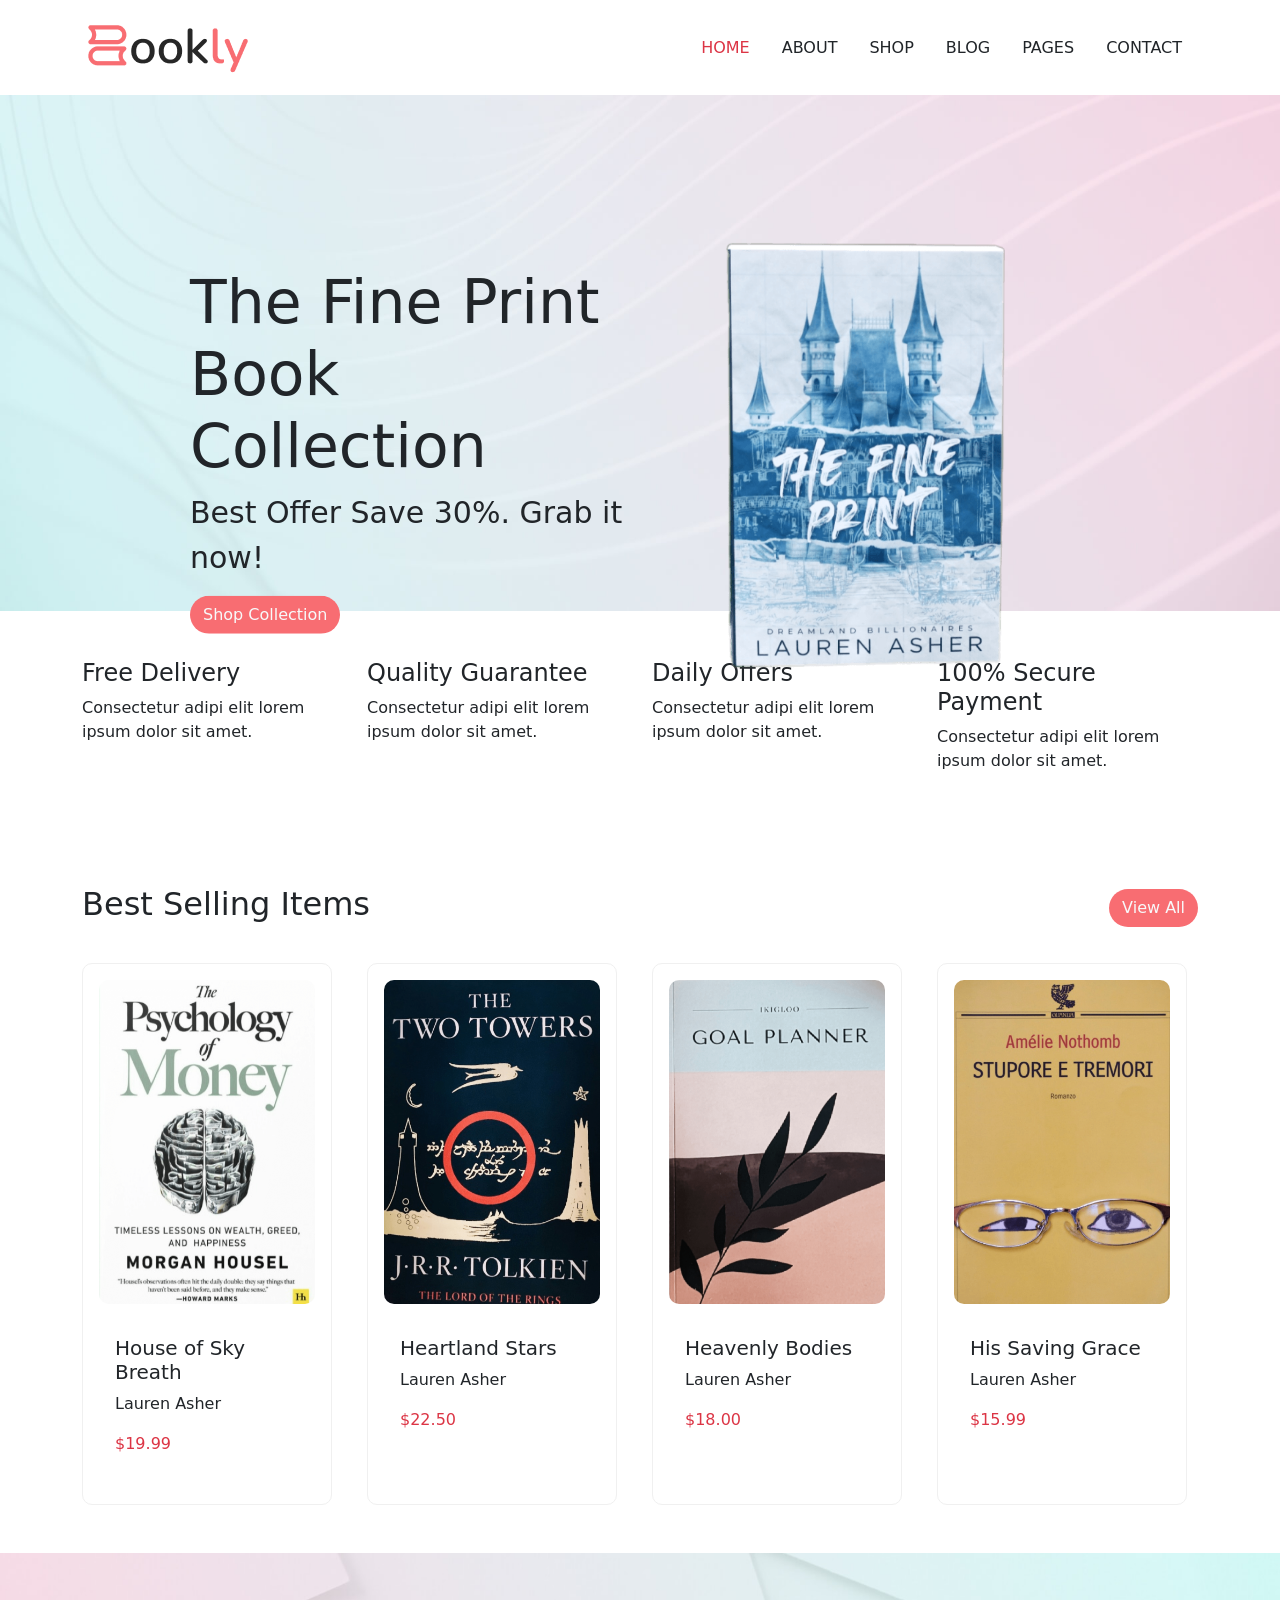
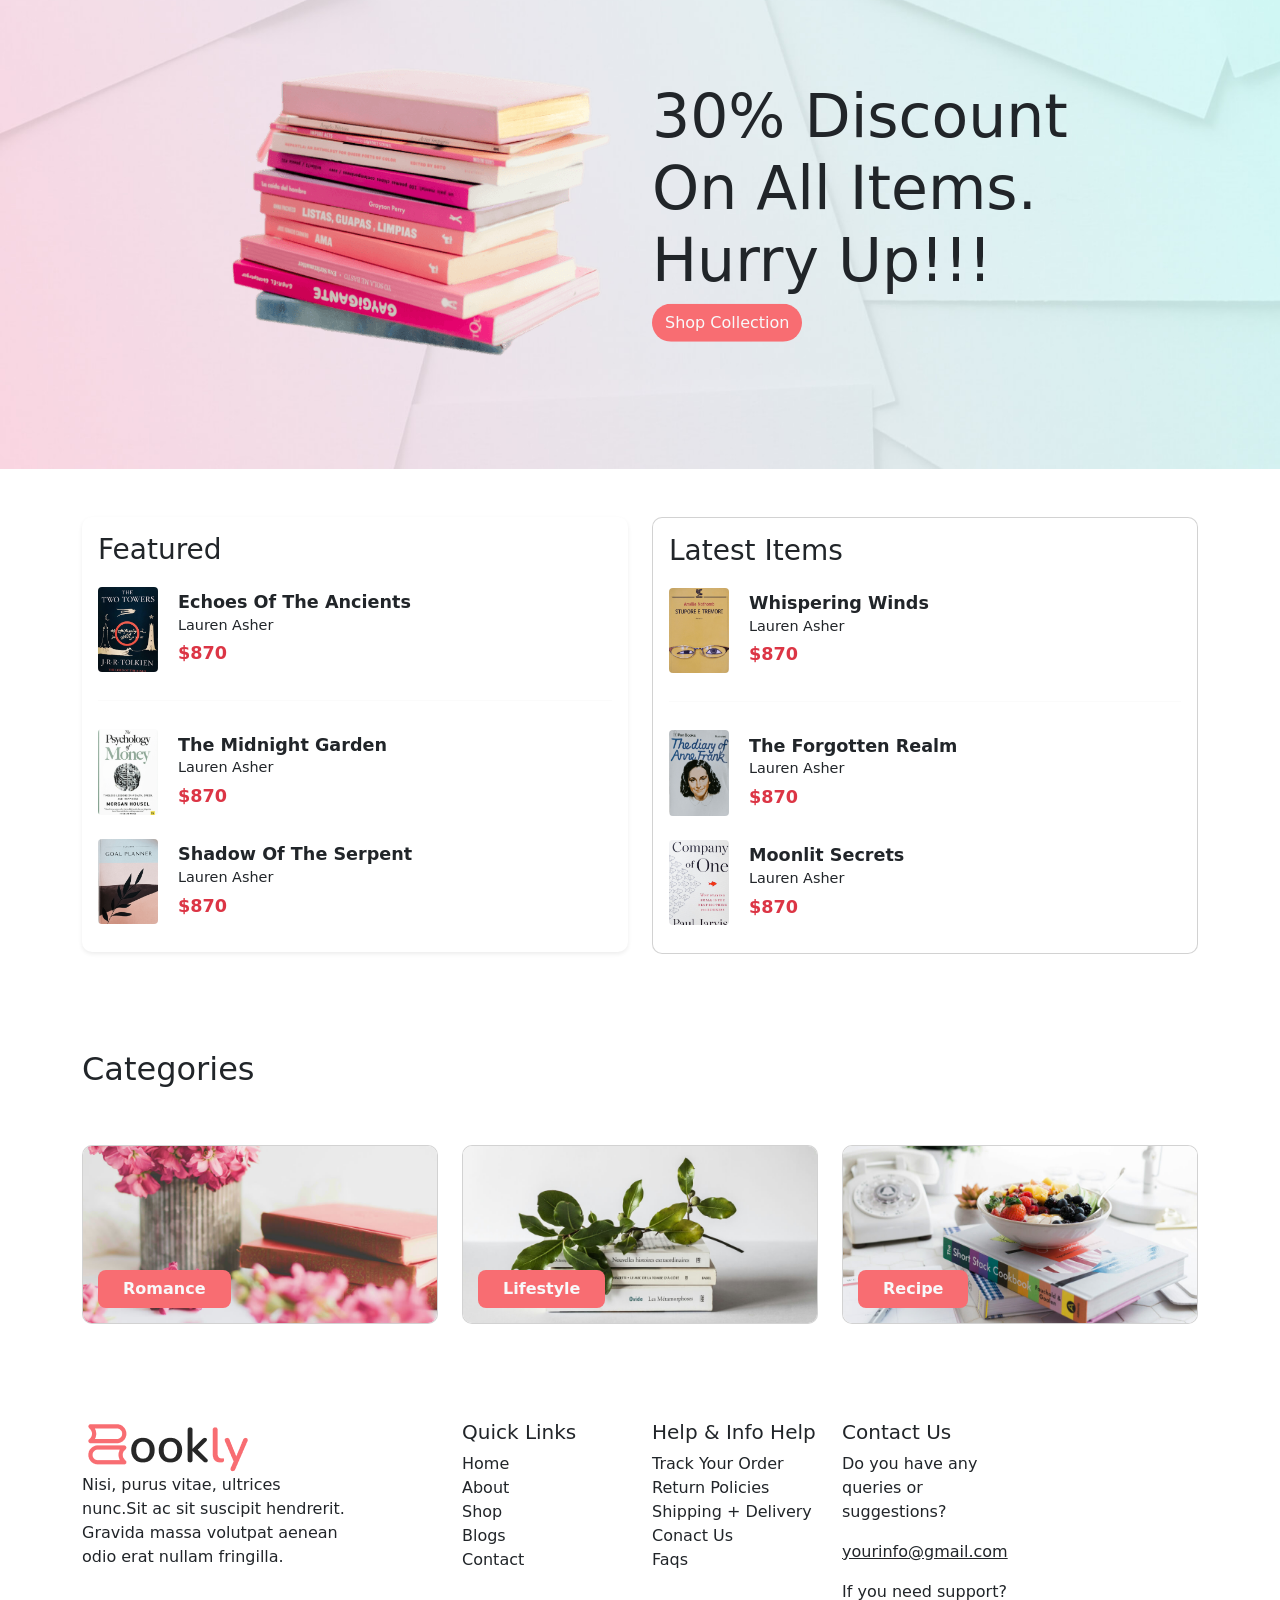
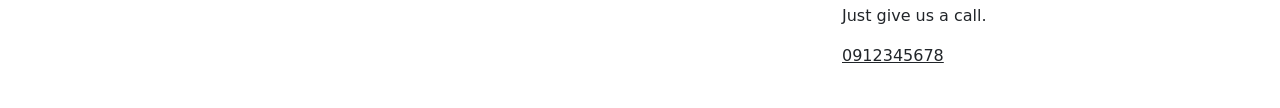
<file: bookly/index.html>
<!doctype html>
<html lang="en">
  <head>
    <meta charset="utf-8">
    <meta name="viewport" content="width=device-width, initial-scale=1">
    <title>Bookly</title>
    <link href="https://cdn.jsdelivr.net/npm/bootstrap@5.3.8/dist/css/bootstrap.min.css" rel="stylesheet">

    <link rel="preconnect" href="https://fonts.gstatic.com" crossorigin>
    <link href="https://fonts.googleapis.com/css2?family=Nunito:ital,wght@0,200..1000;1,200..1000&display=swap" rel="stylesheet">
    <link rel="stylesheet" href="style.css">


  </head>
  <body>

    <header class="py-2"> 
        <nav class="navbar">
            <div class="container">
                <a class="navbar-brand" href="#">
                    <img src="images/main-logo.png" alt="Logo">
                </a>


    <ul class="nav justify-content-end">
        <li class="nav-item">
          <a class="nav-link active text-danger" aria-current="page" href="#">HOME</a>
        </li>
        <li class="nav-item">
          <a class="nav-link text-dark" href="#">ABOUT</a>
        </li>
        <li class="nav-item">
          <a class="nav-link text-dark" href="#">SHOP</a>
        </li>
        <li class="nav-item">
          <a class="nav-link text-dark" href="#">BLOG</a>
        </li>
        <li class="nav-item">
          <a class="nav-link text-dark" href="#">PAGES</a>
        </li>
        <li class="nav-item">
          <a class="nav-link text-dark" href="#">CONTACT</a>
        </li>
    </ul>
  </div>
</nav>
</header>

<div class="container-row ">
  <img src="images/banner-image-bg.jpg" class="img-fluid" alt="Banner">
  <div class="banner-overlay">
    <div class="row align-items-center justify-content-center">
      <div class="col-6 text-center text-lg-start">
        <h1 class="header-text">The Fine Print <br>Book Collection</h1>
        <p class="p-head">Best Offer Save 30%. Grab it now!</p>
        <button type="button" class="btn rounded-pill text-light">Shop Collection</button>
      </div>
      <div class="col-6">
        <img src="images/banner-image2.png" class="img-fluid" alt="Book Collection">
      </div>
    </div>
  </div>
</div>

<div class="container my-5">
  <div class="row text-center">
    <div class="col-3 text-start">
      <h4>Free Delivery</h4>
      <p>Consectetur adipi elit lorem ipsum dolor sit amet.</p>
    </div>
    <div class="col-3 text-start">
      <h4>Quality Guarantee</h4>
      <p>Consectetur adipi elit lorem ipsum dolor sit amet.</p>
    </div>
    <div class="col-3 text-start">
      <h4>Daily Offers</h4>
      <p>Consectetur adipi elit lorem ipsum dolor sit amet.</p>
    </div>
    <div class="col-3 text-start ">
      <h4>100% Secure Payment</h4>
      <p>Consectetur adipi elit lorem ipsum dolor sit amet.</p>
    </div>
  </div>
</div>


<section class="py-5">
            <div class="container">
                <div class="section-header">
                    <h2 class="section-title">Best Selling Items</h2>
                    <a href="#" class="btn rounded-pill text-light">View All</a>
                </div>
                <div class="row">
                    <div class="col-3">
                        <div class="card book-card h-100">
                            <img src="images/product-item1.png" alt="Book Cover">
                            <div class="card-body">
                                <h5>House of Sky Breath</h5>
                                <p>Lauren Asher</p>
                                <p class="text-danger">$19.99</p>
                            </div>
                        </div>
                    </div>
                    <div class="col-3">
                        <div class="card book-card h-100">
                            <img src="images/product-item2.png" alt="Book Cover">
                            <div class="card-body">
                                <h5>Heartland Stars</h5>
                                <p>Lauren Asher</p>
                                <p class="text-danger">$22.50</p>
                            </div>
                        </div>
                    </div>
                    <div class="col-3">
                        <div class="card book-card h-100">
                            <img src="images/product-item3.png"  alt="Book Cover">
                            <div class="card-body">
                                <h5>Heavenly Bodies</h5>
                                <p>Lauren Asher</p>
                                <p class="text-danger">$18.00</p>
                            </div>
                        </div>
                    </div>
                    <div class="col-3">
                        <div class="card book-card h-100">
                           <img src="images/product-item4.png" alt="Book Cover">
                            <div class="card-body">
                                <h5>His Saving Grace</h5>
                                <p>Lauren Asher</p>
                                <p class="text-danger">$15.99</p>
                            </div>
                        </div>
                    </div>
                </div>
            </div>
        </section>

<div class="container-row position-relative">
  <img src="images/banner-image-bg-1.jpg" class="img-fluid" alt="Banner">
  <div class="banner-overlay">
    <div class="row align-items-center justify-content-center">
      <div class="col-6">
        <img src="images/banner-image3.png" class="img-fluid" alt="Book Collection">
      </div>
      <div class="col-6 text-lg-start">
        <h1 class="header-text">30% Discount <br>On All Items. <br>Hurry Up!!!</h1>
        <button type="button" class="btn rounded-pill text-light">Shop Collection</button>
      </div>
    </div>
  </div>
</div>

<section class="py-5">
            <div class="container">
                <div class="row">
                    <div class="col-6">
                        <div class="card list-card border-0 shadow-sm">
                            <div class="card-body">
                                <h3 class="section-title">Featured</h3>

                                <div class="list-item">
                                    <img src="images/product-item2.png" alt="Book">
                                    <div class="list-item-info">
                                        <h6 class="title">Echoes Of The Ancients</h6>
                                        <p class="author">Lauren Asher</p>
                                        <div class="price text-danger">$870</div>
                                    </div>
                                </div>
                                <hr>

                                 <div class="list-item">
                                    <img src="images/product-item1.png" alt="Book">
                                    <div class="list-item-info">
                                        <h6 class="title">The Midnight Garden</h6>
                                        <p class="author">Lauren Asher</p>
                                        <div class="price text-danger">$870</div>
                                    </div>
                                </div>
                                <hr>

                                 <div class="list-item">
                                    <img src="images/product-item3.png" alt="Book">
                                    <div class="list-item-info">
                                        <h6 class="title">Shadow Of The Serpent</h6>
                                        <p class="author">Lauren Asher</p>
                                        <div class="price d-flex align-items-center text-danger">
                                            $870
                                        </div>
                                    </div>
                                </div>
                            </div>
                        </div>
                    </div>

                    <div class="col-6">
                        <div class="card list-card">
                            <div class="card-body">
                                <h3 class="section-title">Latest Items</h3>
                                <div class="list-item">
                                    <img src="images/product-item4.png" alt="Book">
                                    <div class="list-item-info">
                                        <h6 class="title">Whispering Winds</h6>
                                        <p class="author">Lauren Asher</p>
                                        <div class="price text-danger">$870</div>
                                    </div>
                                </div>
                                <hr>

                                 <div class="list-item">
                                    <img src="images/product-item5.png" alt="Book">
                                    <div class="list-item-info">
                                        <h6 class="title">The Forgotten Realm</h6>
                                        <p class="author">Lauren Asher</p>
                                        <div class="price text-danger">$870</div>
                                    </div>
                                </div>
                                <hr>

                                 <div class="list-item">
                                    <img src="images/product-item6.png" alt="Book">
                                    <div class="list-item-info">
                                        <h6 class="title">Moonlit Secrets</h6>
                                        <p class="author">Lauren Asher</p>
                                        <div class="price text-danger">$870</div>
                                    </div>
                                </div>
                            </div>
                        </div>
                    </div>
                </div>
            </div>
        </section>


<section class="py-5">
            <div class="container">
                <h2 class="section-title pb-5">Categories</h2>
                <div class="row g-4">
                    <div class="col-4">
                        <div class="card category-card text-white">
                            <img src="images/category1.jpg" class="card-img" alt="Romance Category">
                            <div class="card-img-overlay d-flex flex-column justify-content-between">
                                <div class="category-name btn rounded-3 text-light px-4">Romance</div>
                            </div>
                        </div>
                    </div>
                    <div class="col-4">
                        <div class="card category-card text-white">
                            <img src="images/category2.jpg" class="card-img" alt="Thriller Category">
                            <div class="card-img-overlay d-flex flex-column justify-content-between">
                                <div class="category-name btn rounded-3 text-light px-4">Lifestyle</div>
                            </div>
                        </div>
                    </div>
                    <div class="col-4">
                         <div class="card category-card text-white">
                            <img src="images/category3.jpg" class="card-img" alt="Fantasy Category">
                            <div class="card-img-overlay d-flex flex-column justify-content-between">
                                <div class="category-name btn rounded-3 text-light px-4">Recipe</div>
                            </div>
                           
                        </div>
                    </div>
                </div>
            </div>
        </section>


        <div class="space"></div>


        <footer class="footer pt-5 pb-4">
        <div class="container">
            <div class="row">
                <div class="col-4">
                    <img src="images/main-logo.png" alt="Logo">
                    <p class=" w-75">Nisi, purus vitae, ultrices nunc.Sit ac sit suscipit hendrerit. Gravida massa volutpat aenean odio erat nullam fringilla.</p>
                </div>
                <div class="col-2">
                    <h5>Quick Links</h5>
                    <ul class="list">
                        <li><a href="#">Home</a></li>
                        <li><a href="#">About</a></li>
                        <li><a href="#">Shop</a></li>
                        <li><a href="#">Blogs</a></li>
                        <li><a href="#">Contact</a></li>
                    </ul>
                </div>
                <div class="col-2">
                    <h5>Help & Info Help</h5>
                     <ul class="list">
                        <li><a href="#">Track Your Order</a></li>
                        <li><a href="#">Return Policies</a></li>
                        <li><a href="#">Shipping + Delivery</a></li>
                        <li><a href="#">Conact Us</a></li>
                        <li><a href="#">Faqs</a></li>
                    </ul>
                </div>
                <div class="col-2">
                    <h5>Contact Us</h5>
                    <p>Do you have any queries or suggestions?</p>
                    <p class="text-decoration-underline">yourinfo@gmail.com</p>
                    <p>If you need support? Just give us a call.</p>
                    <p class="text-decoration-underline">0912345678</p>

                </div>
            </div>
            </div>
    </footer>

<script src="https://cdn.jsdelivr.net/npm/bootstrap@5.3.8/dist/js/bootstrap.bundle.min.js"></script>
  </body>
</html>
</file>
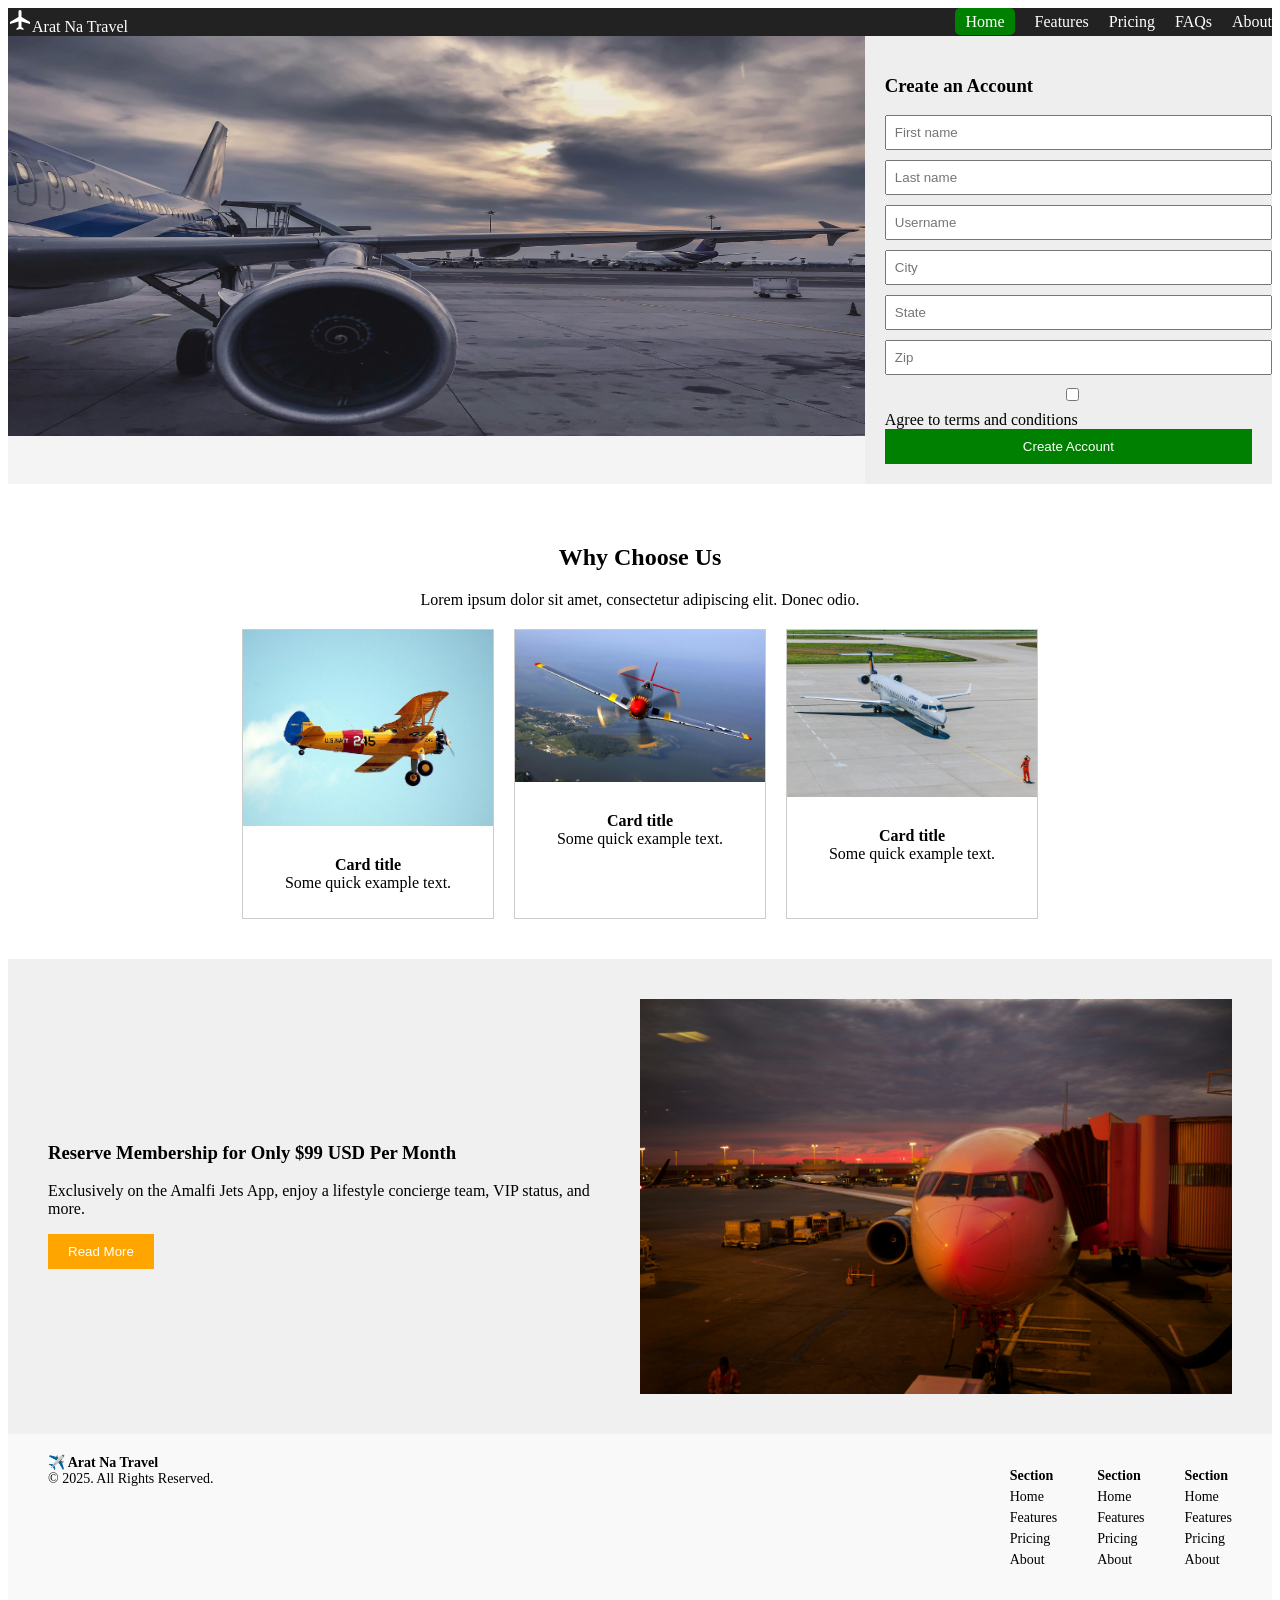
<file: prelim/index.html>
<!DOCTYPE html>
<html lang="en">
<head>
  <meta charset="UTF-8">
  <meta name="viewport" content="width=device-width, initial-scale=1.0">
  <title>Arat Na Travel</title>
  <link rel="stylesheet" href="https://fonts.googleapis.com/css2?family=Material+Symbols+Outlined:opsz,wght,FILL,GRAD@20..48,100..700,0..1,-50..200&icon_names=flight" />
  <link rel="stylesheet" href="style.css">
</head>
<body>


  <div class="navbar">
    <div class="logo"><span class="material-symbols-outlined">flight</span>Arat Na Travel</div>
    <ul>
        <li><a href="#" class="active">Home</a></li>
        <li><a href="#">Features</a></li>
        <li><a href="#">Pricing</a></li>
        <li><a href="#">FAQs</a></li>
        <li><a href="#">About</a></li>
    </ul>
  </div>


  <div class="hero">
    <img src="image/pexels-ahmedmuntasir-912050.jpg" alt="Planes" width="600" height="400">
    <div class="account-form">
      <h3>Create an Account</h3>
      <input type="text" placeholder="First name">
      <input type="text" placeholder="Last name">
      <input type="text" placeholder="Username">
      <input type="text" placeholder="City">
      <input type="text" placeholder="State">
      <input type="text" placeholder="Zip">
      <label><input type="checkbox"> Agree to terms and conditions</label>
      <button>Create Account</button>
    </div>
  </div>

 
  <div class="choose">
    <h2>Why Choose Us</h2>
    <p>Lorem ipsum dolor sit amet, consectetur adipiscing elit. Donec odio.</p>
    <div class="cards">
      <div class="card">
        <img src="image/pexels-pixabay-327331.jpg" alt="Plane">
        <p><b>Card title</b><br>Some quick example text.</p>
      </div>
      <div class="card">
        <img src="image/pexels-pixabay-73874.jpg" alt="Plane">
        <p><b>Card title</b><br>Some quick example text.</p>
      </div>
      <div class="card">
        <img src="image/pexels-asphotograpy-518950.jpg" alt="Plane">
        <p><b>Card title</b><br>Some quick example text.</p>
      </div>
    </div>
  </div>

 
  <div class="membership">
    <div class="membership-text">
      <h3>Reserve Membership for Only $99 USD Per Month</h3>
      <p>Exclusively on the Amalfi Jets App, enjoy a lifestyle concierge team, VIP status, and more.</p>
      <button>Read More</button>
    </div>
    <img src="image/pexels-daniel-kist-16407-70955.jpg" alt="Airport">
  </div>

    <footer>
    <div>
        <b>✈️ Arat Na Travel</b><br>
        © 2025. All Rights Reserved.
    </div>
    <div class="links">
        <ul>
        <li><b>Section</b></li>
        <li>Home</li>
        <li>Features</li>
        <li>Pricing</li>
        <li>About</li>
      </ul>
      <ul>
        <li><b>Section</b></li>
        <li>Home</li>
        <li>Features</li>
        <li>Pricing</li>
        <li>About</li>
      </ul>
      <ul>
        <li><b>Section</b></li>
        <li>Home</li>
        <li>Features</li>
        <li>Pricing</li>
        <li>About</li>
      </ul>
    </div>
  </footer>

</body>
</html>
</file>
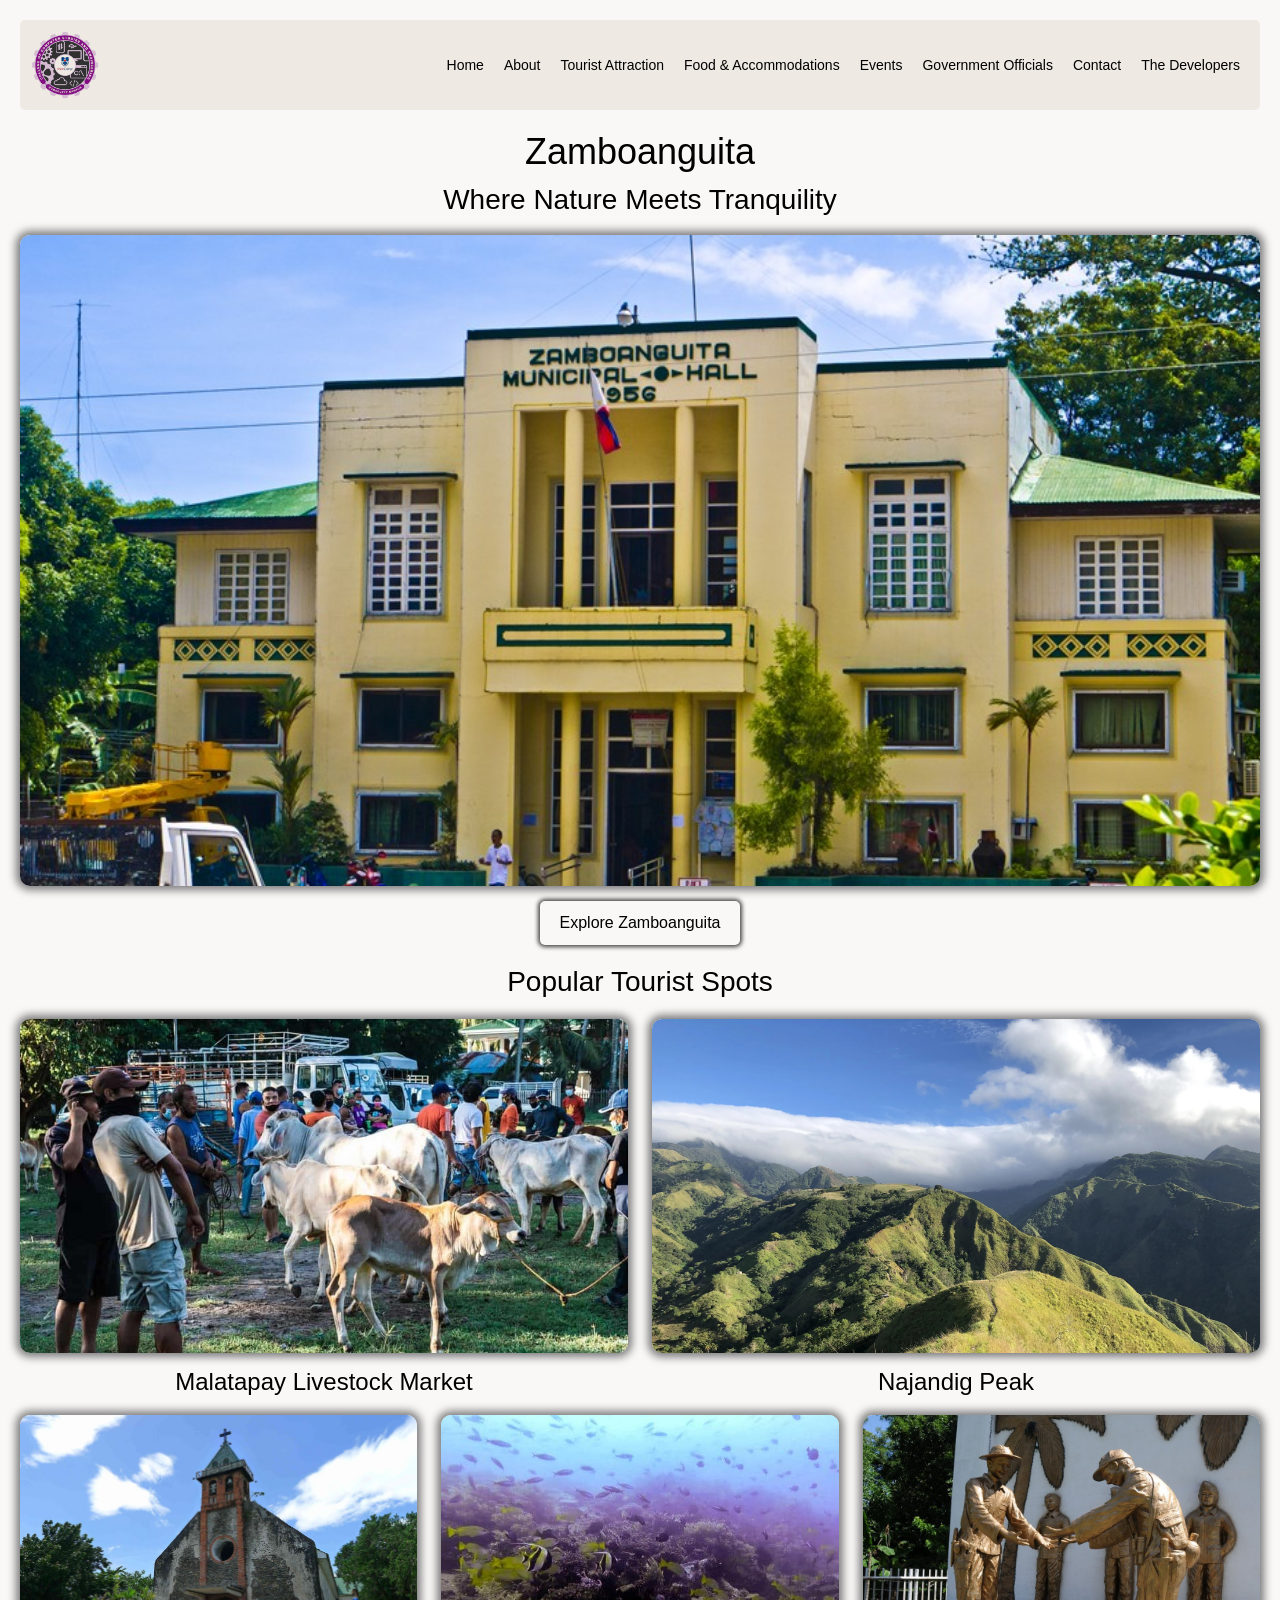
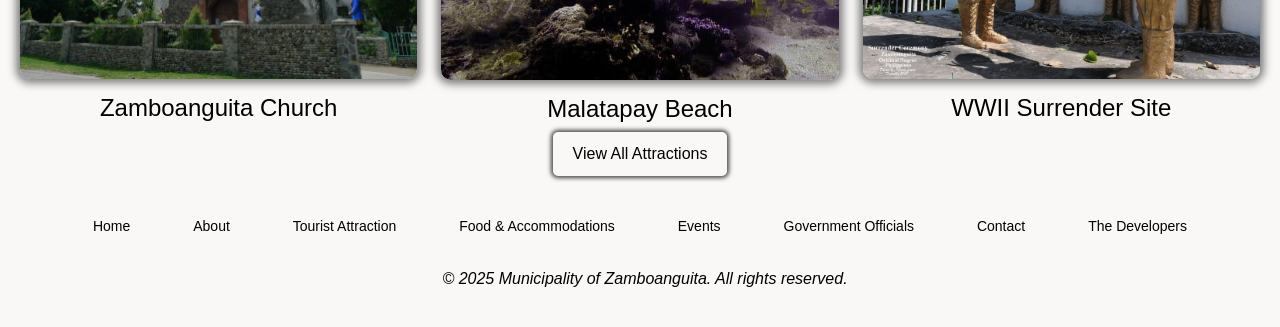
<file: tourism-zamboanguita-g3-2025/index.html>
<!DOCTYPE html>
<html lang="en">
<head>
    <meta charset="UTF-8">
    <meta name="viewport" content="width=device-width, initial-scale=1.0">
    <title>Municipality of Zamboanguita</title>
    <link href="https://cdn.jsdelivr.net/npm/bootstrap@5.3.0/dist/css/bootstrap.min.css" rel="stylesheet" integrity="sha384-9ndCyUaIbzAi2FUVXJi0CjmCapSmO7SnpJef0486qhLnuZ2cdeRhO02iuK6FUUVM" crossorigin="anonymous">
    <link rel="stylesheet" href="styles.css">
</head>
<body>
    <header>
        <a href="home.html" class="logo"> <img src="images/CSE_logo-removebg-preview.png" alt="CSE-logo"> </a>    </div>
        <nav>
            
            <a href="index.html">Home</a>
            <a href="about.html">About</a>
            <a href="tourist-attraction.html">Tourist Attraction</a>
            <a href="food-accommodations.html">Food & Accommodations</a>
            <a href="events.html">Events</a>
            <a href="government.html">Government Officials</a>
            <a href="contact.html">Contact</a>
            <a href="dev.html">The Developers</a>
        </nav>
    </header>

    <main>
        <section>
            <div>
            <h1>Zamboanguita</h1>
            <h3>Where Nature Meets Tranquility</h3>
            <div><a href="about.html"><img src="images/Zamboanguita-Municipal-hall03.jpg" class="img-fluid" alt="Zamboanguita-Municipal-hall03"></a></div>
            <button><a href="tourist-attraction.html">Explore Zamboanguita</a></button>
            </div>
        </section>

        <section>
            <h2>Popular Tourist Spots</h2>
             
                    <div class="row">
                        <div class="col">
                        <img src="images/ML market.jpg" alt="ML market" class="img-fluid">
                        <h4>Malatapay Livestock Market</h4>
                        </div>
                        <div class="col">
                        <img src="images/najandig.jpg" alt="najandig" class="img-fluid">
                        <h4>Najandig Peak</h4>
                        </div>
                    </div>
                    <div class="row">
                        <div class="col">
                        <img src="images/church zambo.jpg" alt="church zambo" class="img-fluid">
                        <h4>Zamboanguita Church</h4>
                        </div>
                        <div class="col">
                        <img src="images/malatapay beach.jpg" alt="malatapay beach" class="img-fluid">
                        <h4>Malatapay Beach</h4>
                        </div>
                        <div class="col">
                        <img src="images/WII sur site.jpg" alt="WII sur site" class="img-fluid">
                        <h4>WWII Surrender Site</h4>
                        </div>
                </div>    
                <button><a href="tourist-attraction.html">View All Attractions</a></button>
            </section>
    </main>

    <footer>
        <nav>
                <a href="home.html">Home</a>
                <a href="about.html">About</a>
                <a href="tourist-attraction.html">Tourist Attraction</a>
                <a href="food-accommodations.html">Food & Accommodations</a>
                <a href="events.html">Events</a>
                <a href="government.html">Government Officials</a>
                <a href="contact.html">Contact</a>
                <a href="dev.html">The Developers</a>
            </nav>
        <blockquote>&copy; 2025 Municipality of Zamboanguita. All rights reserved.</blockquote>
    </footer>
</body>
</html>
</file>
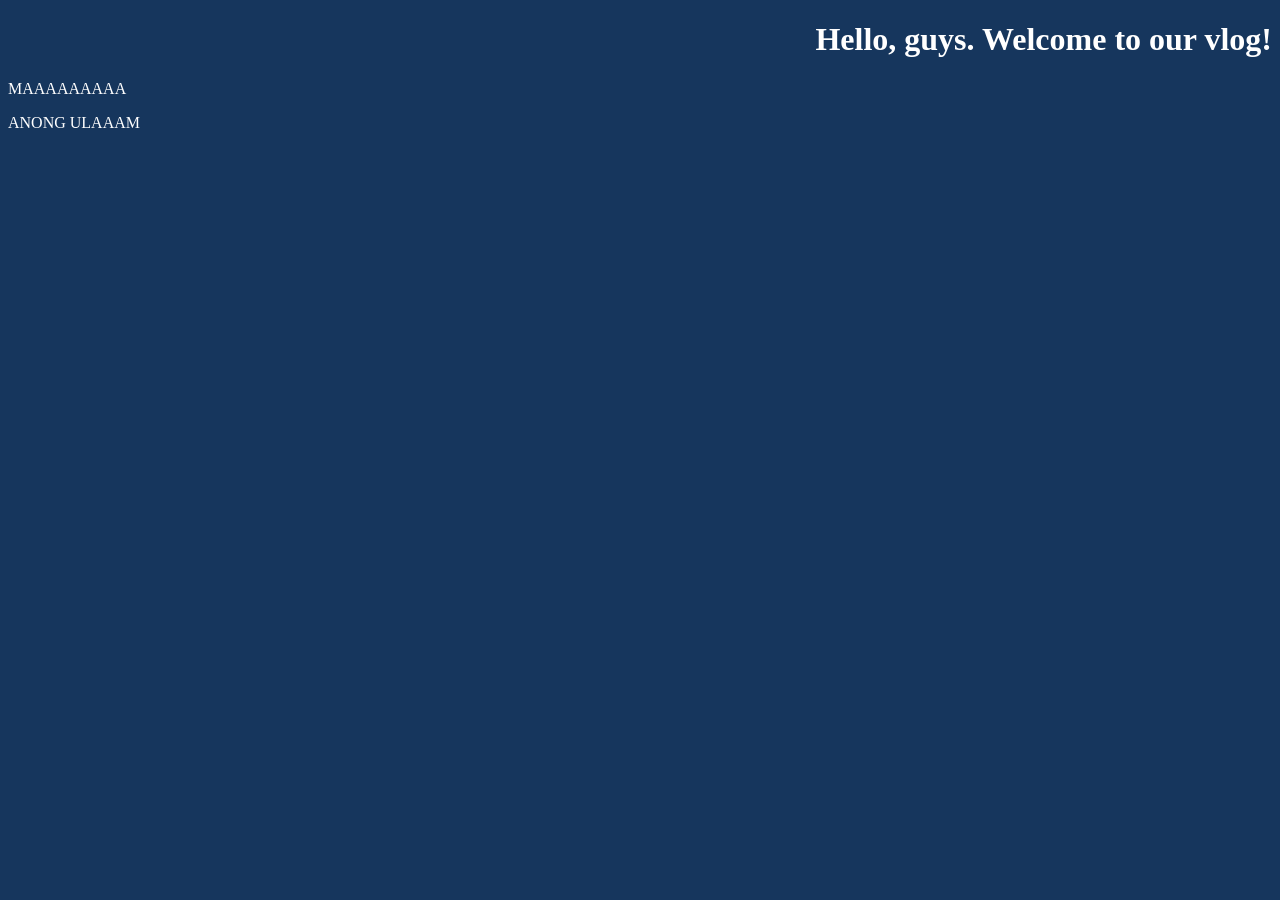
<file: week 3/index.html>
<!DOCTYPE html>
<html lang="en">
<head>
    <meta charset="UTF-8">
    <meta name="viewport" content="width=device-width, initial-scale=1.0">
    <title>Document</title>
    <link rel="stylesheet" href="styles.css">

    <link rel="preconnect" href="https://fonts.googleapis.com">
    <link rel="preconnect" href="https://fonts.gstatic.com" crossorigin>
    <link href="https://fonts.googleapis.com/css2?family=Sedgwick+Ave+Display&display=swap" rel="stylesheet">
</head>
<body>
    <h1 class= "head1">Hello, guys. Welcome to our vlog!</h1>
    
    <p class = "par1">MAAAAAAAAA</p>
    <p>ANONG ULAAAM</p>

</body>
</html>
</file>
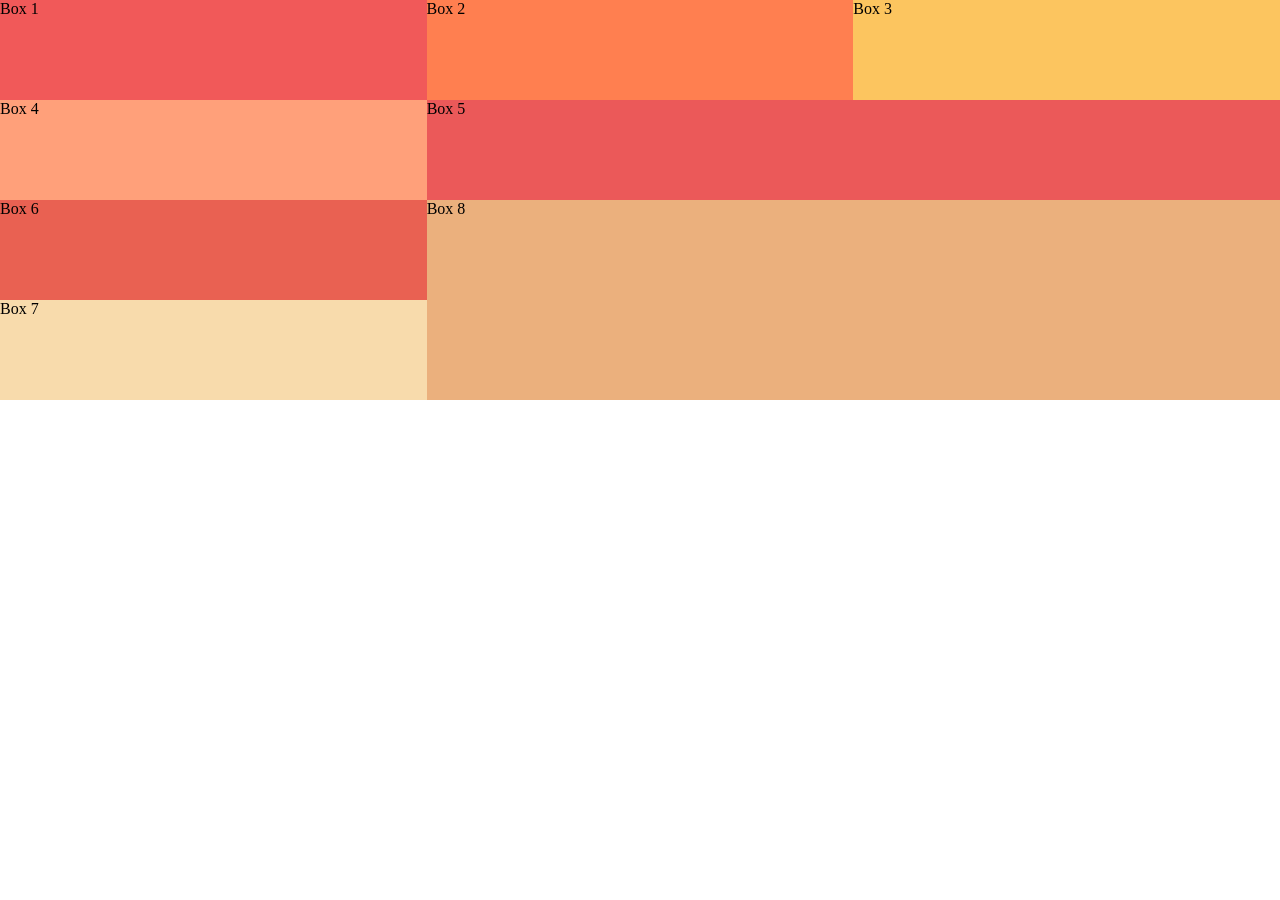
<file: week 4/index.html>
<!DOCTYPE html>
<html lang="en">
<head>
    <meta charset="UTF-8">
    <meta name="viewport" content="width=device-width, initial-scale=1.0">
    <link rel="stylesheet" href="styles.css"/>
    <title>Flex Box</title>
</head>
<body>
<div class="container">
        <div class="box box1"> Box 1</div>
        <div class="box box2"> Box 2</div>
        <div class="box box3"> Box 3</div>
    </div>
<div class="container2">
        <div class="box box4"> Box 4</div>
        <div class="box box5"> Box 5</div>
    </div>
<div class="container3">
        <div class="box box6"> Box 6</div>
        <div class="box box8"> Box 8</div>
    </div>
<div class="container4">
        <div class="box box7"> Box 7</div>
        <div class="box box8"></div>
    </div>
    
</body>
</html>
</file>
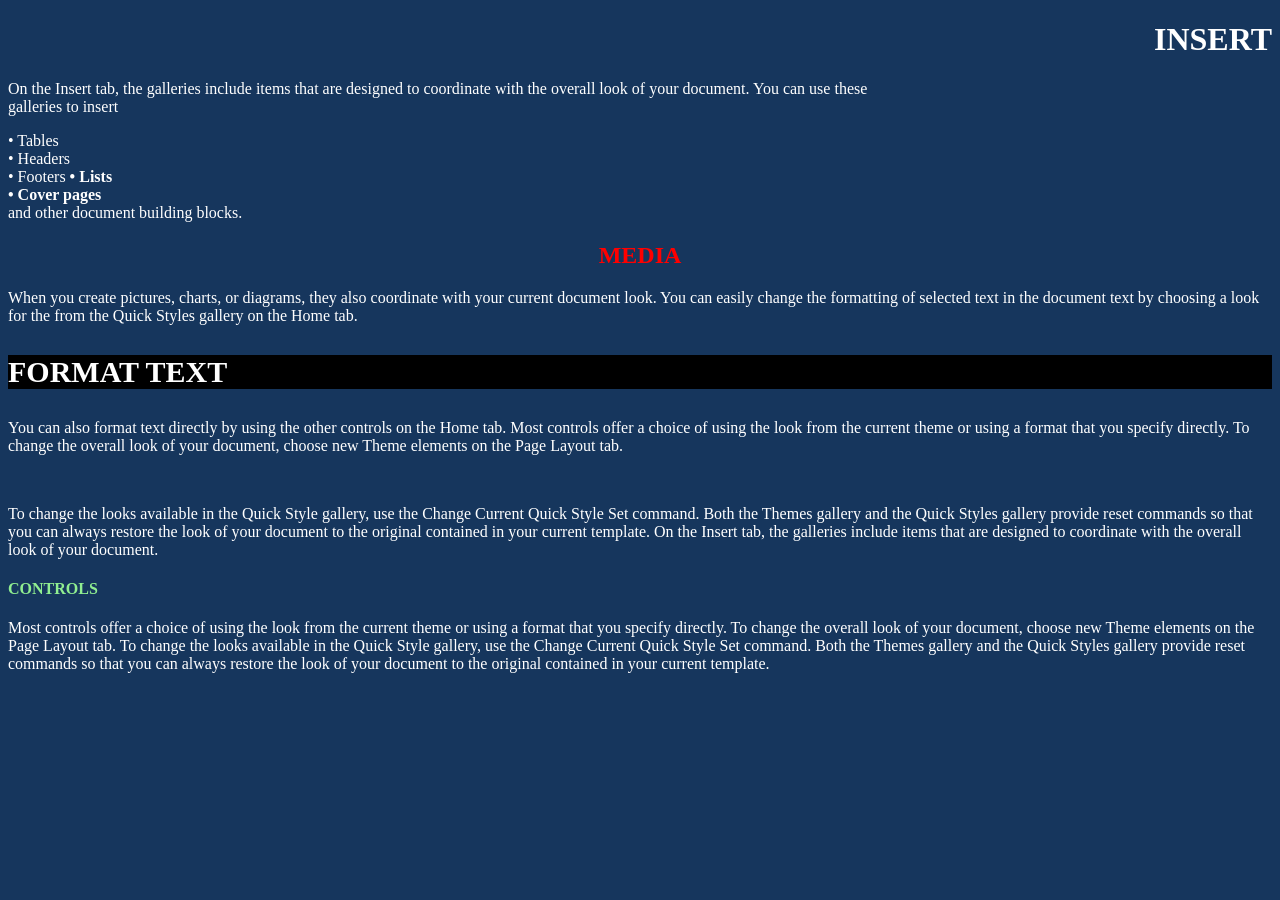
<file: week 3/activity/index.html>
<!DOCTYPE html>
<html lang="en">
<head>
    <meta charset="UTF-8">
    <meta name="viewport" content="width=device-width, initial-scale=1.0">
    <title>Document</title>
    <link rel="stylesheet" href="style.css" >
    <link rel="preconnect" href="https://fonts.googleapis.com">
</head>
<body>
    <h1 class= "head1">INSERT</h1>

    <p class = "par1">On the Insert tab, the galleries include items that are designed to coordinate with the overall look of your document. You can use these <br>
        galleries to insert
</p>

    <p class = "par2">• Tables <br> • Headers <br>• Footers <b> • Lists <br> • Cover pages <br> </b>

    and other document building blocks.
</p>

    <h2 class = "head2">MEDIA</h2>

    <p class = "par3">When you create pictures, charts, or diagrams, they also coordinate with your current document look. You can easily change the formatting
of selected text in the document text by choosing a look for the from the Quick Styles gallery on the Home tab.

        <h3 class = "head3">FORMAT TEXT</h3>

        <p class = "par4">You can also format text directly by using the other controls on the Home tab. Most controls offer a choice of using the look from the
current theme or using a format that you specify directly. To change the overall look of your document, choose new Theme elements on
the Page Layout tab.</p>

            </p> <br>
    <p class = "par5">To change the looks available in the Quick Style gallery, use the Change Current Quick Style Set command. Both the Themes gallery and
the Quick Styles gallery provide reset commands so that you can always restore the look of your document to the original contained in
your current template. On the Insert tab, the galleries include items that are designed to coordinate with the overall look of your
document.</p>

        <h4 class = "head4">CONTROLS</h4>

        <p class = "par6">Most controls offer a choice of using the look from the current theme or using a format that you specify directly. To change the overall
look of your document, choose new Theme elements on the Page Layout tab. To change the looks available in the Quick Style
gallery, use the Change Current Quick Style Set command. Both the Themes gallery and the Quick Styles gallery provide reset
commands so that you can always restore the look of your document to the original contained in your current template.</p>




</body>
</html>
</file>
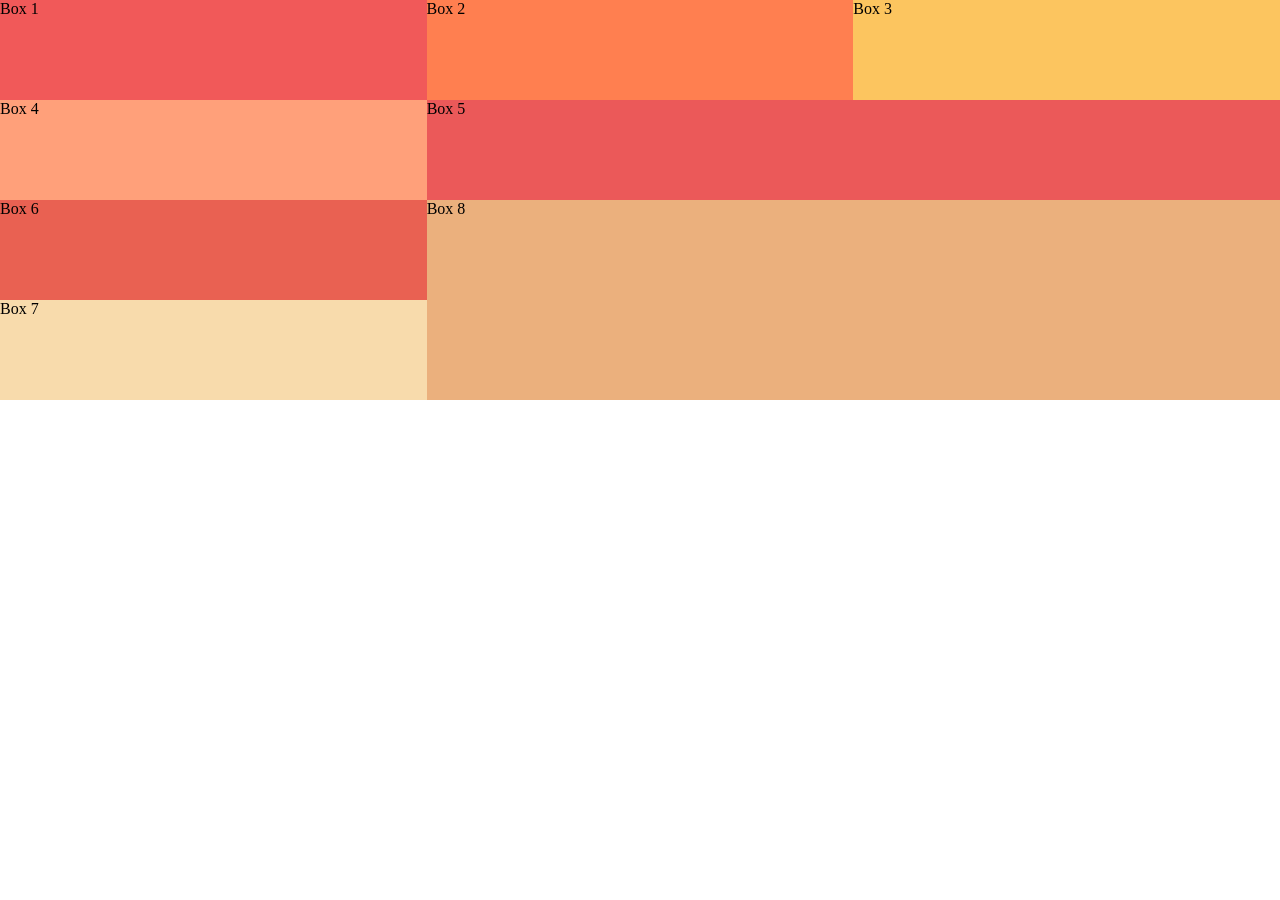
<file: week 4/activity/index.html>
<!DOCTYPE html>
<html lang="en">
<head>
    <meta charset="UTF-8">
    <meta name="viewport" content="width=device-width, initial-scale=1.0">
    <link rel="stylesheet" href="styles.css"/>
    <title>Flex Box</title>
</head>
<body>
<div class="container">
        <div class="box box1"> Box 1</div>
        <div class="box box2"> Box 2</div>
        <div class="box box3"> Box 3</div>
    </div>
<div class="container2">
        <div class="box box4"> Box 4</div>
        <div class="box box5"> Box 5</div>
    </div>
<div class="container3">
        <div class="box box6"> Box 6</div>
        <div class="box box8"> Box 8</div>

        </div>
<div class="container4">
        <div class="box box7"> Box 7</div>
        <div class="box box8"></div>

    </div>
    
</body>
</html>
</file>
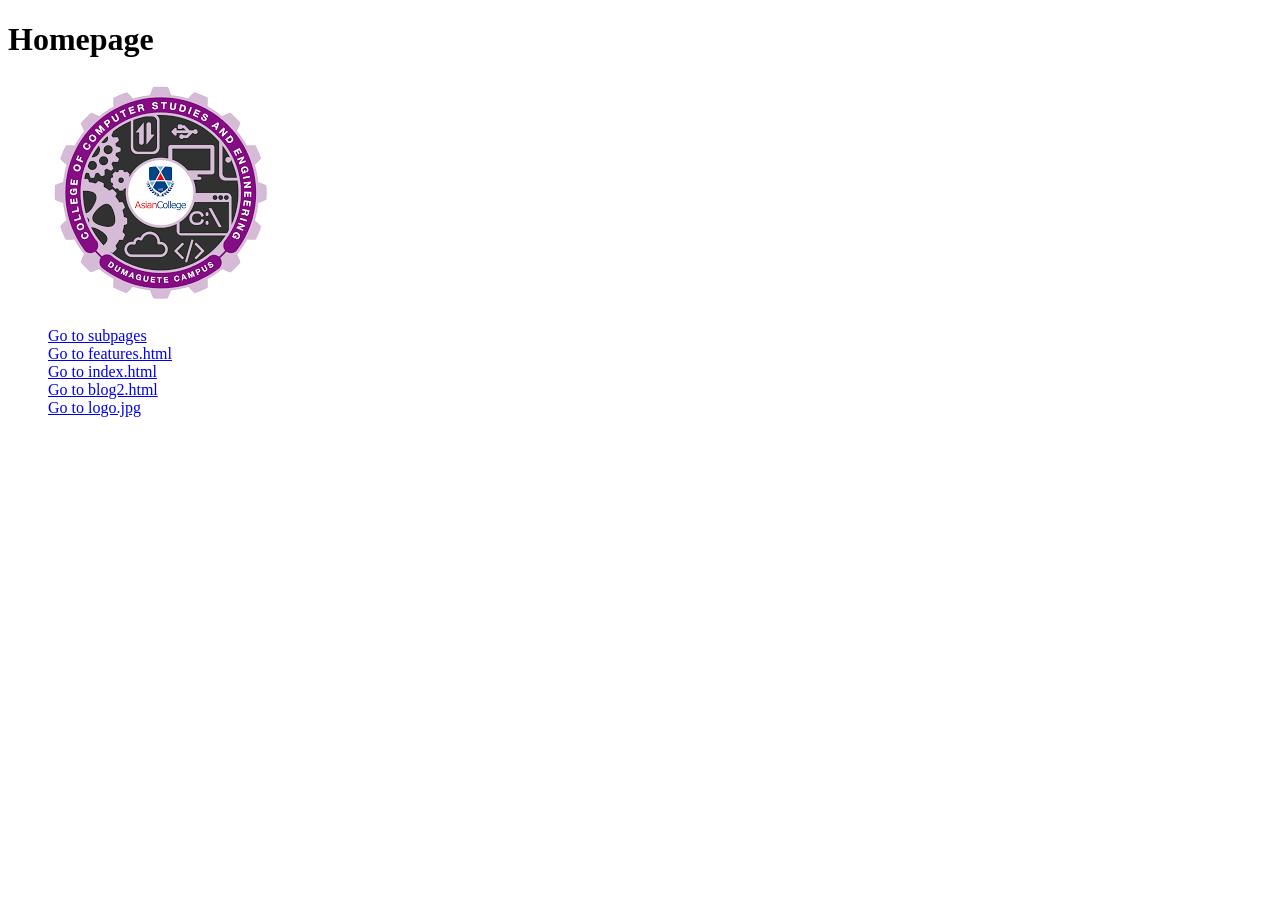
<file: week2/activity/index.html>
<!DOCTYPE html>
<html lang="en">
<head>
    <meta charset="UTF-8">
    <meta name="viewport" content="width=device-width, initial-scale=1.0">
    <title>Homepage</title>
</head>
<body>
    <h1>Homepage</h1>
    <figure>
        <img src = "images/logo.jpg"/> <br>
        <a href = "..activity/Homepage"></a> <br>
        <a href = "../index.html"> Go to subpages</a> <br>
        <a href = "../about.html"> Go to features.html</a><br>
        <a href = "../blog"> Go to index.html</a><br>
        <a href = "../blog1.html"> Go to blog2.html</a><br>
        <a href = "../images"> Go to logo.jpg</a>
    </figure>
</body>
</html>
</file>
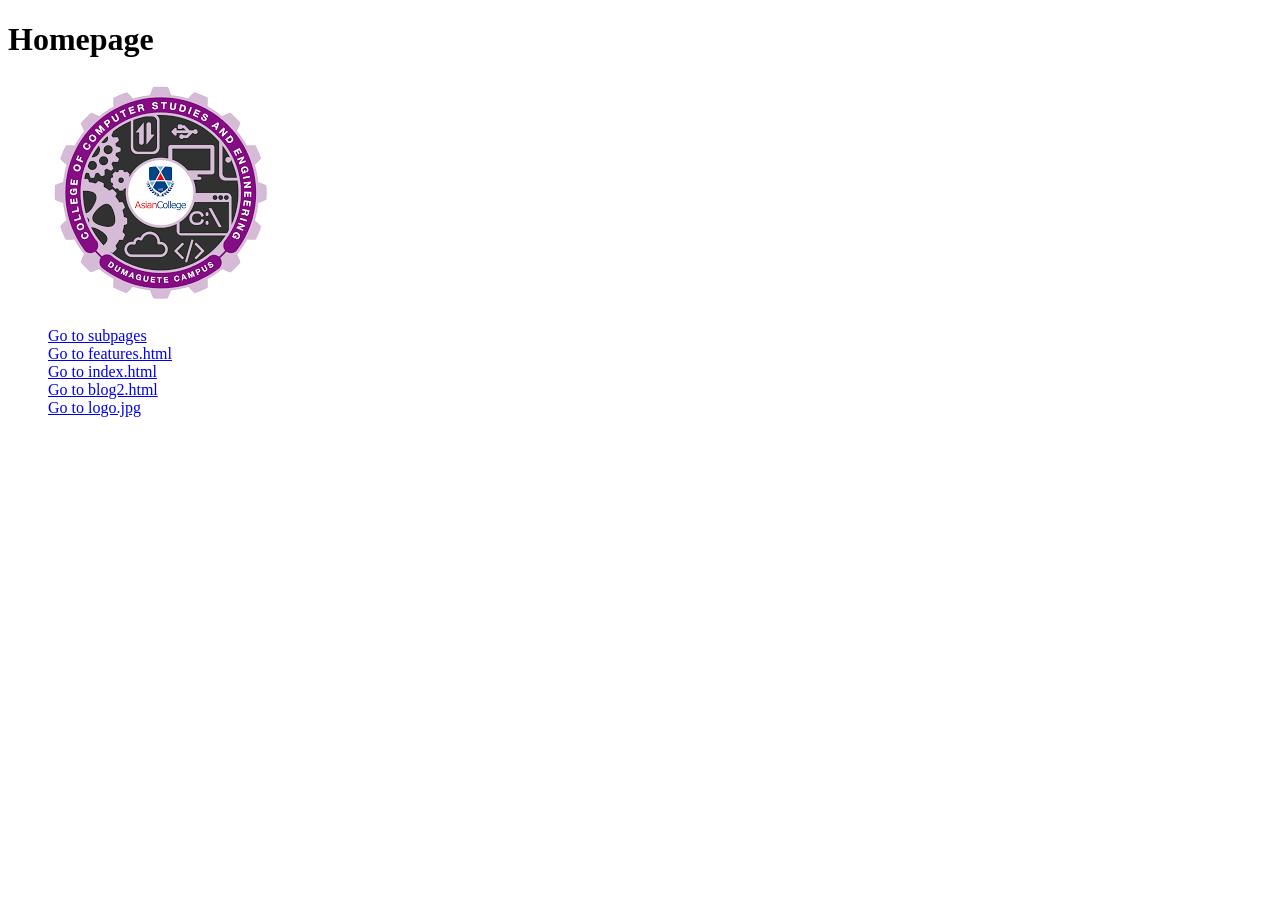
<file: week2/activity/subpages/blog/index.html>
<!DOCTYPE html>
<html lang="en">
<head>
    <meta charset="UTF-8">
    <meta name="viewport" content="width=device-width, initial-scale=1.0">
    <title>index.html</title>
</head>
<body>
    <h1>Homepage</h1>
    <figure>
        <img src = "../../images/logo.jpg"/> <br>
        <a href = "..activity/Homepage"></a> <br>
        <a href = "../index.html"> Go to subpages</a> <br>
        <a href = "../about.html"> Go to features.html</a><br>
        <a href = "../blog"> Go to index.html</a><br>
        <a href = "../blog1.html"> Go to blog2.html</a><br>
        <a href = "../images"> Go to logo.jpg</a>
    </figure>
</body>
</html>
</file>
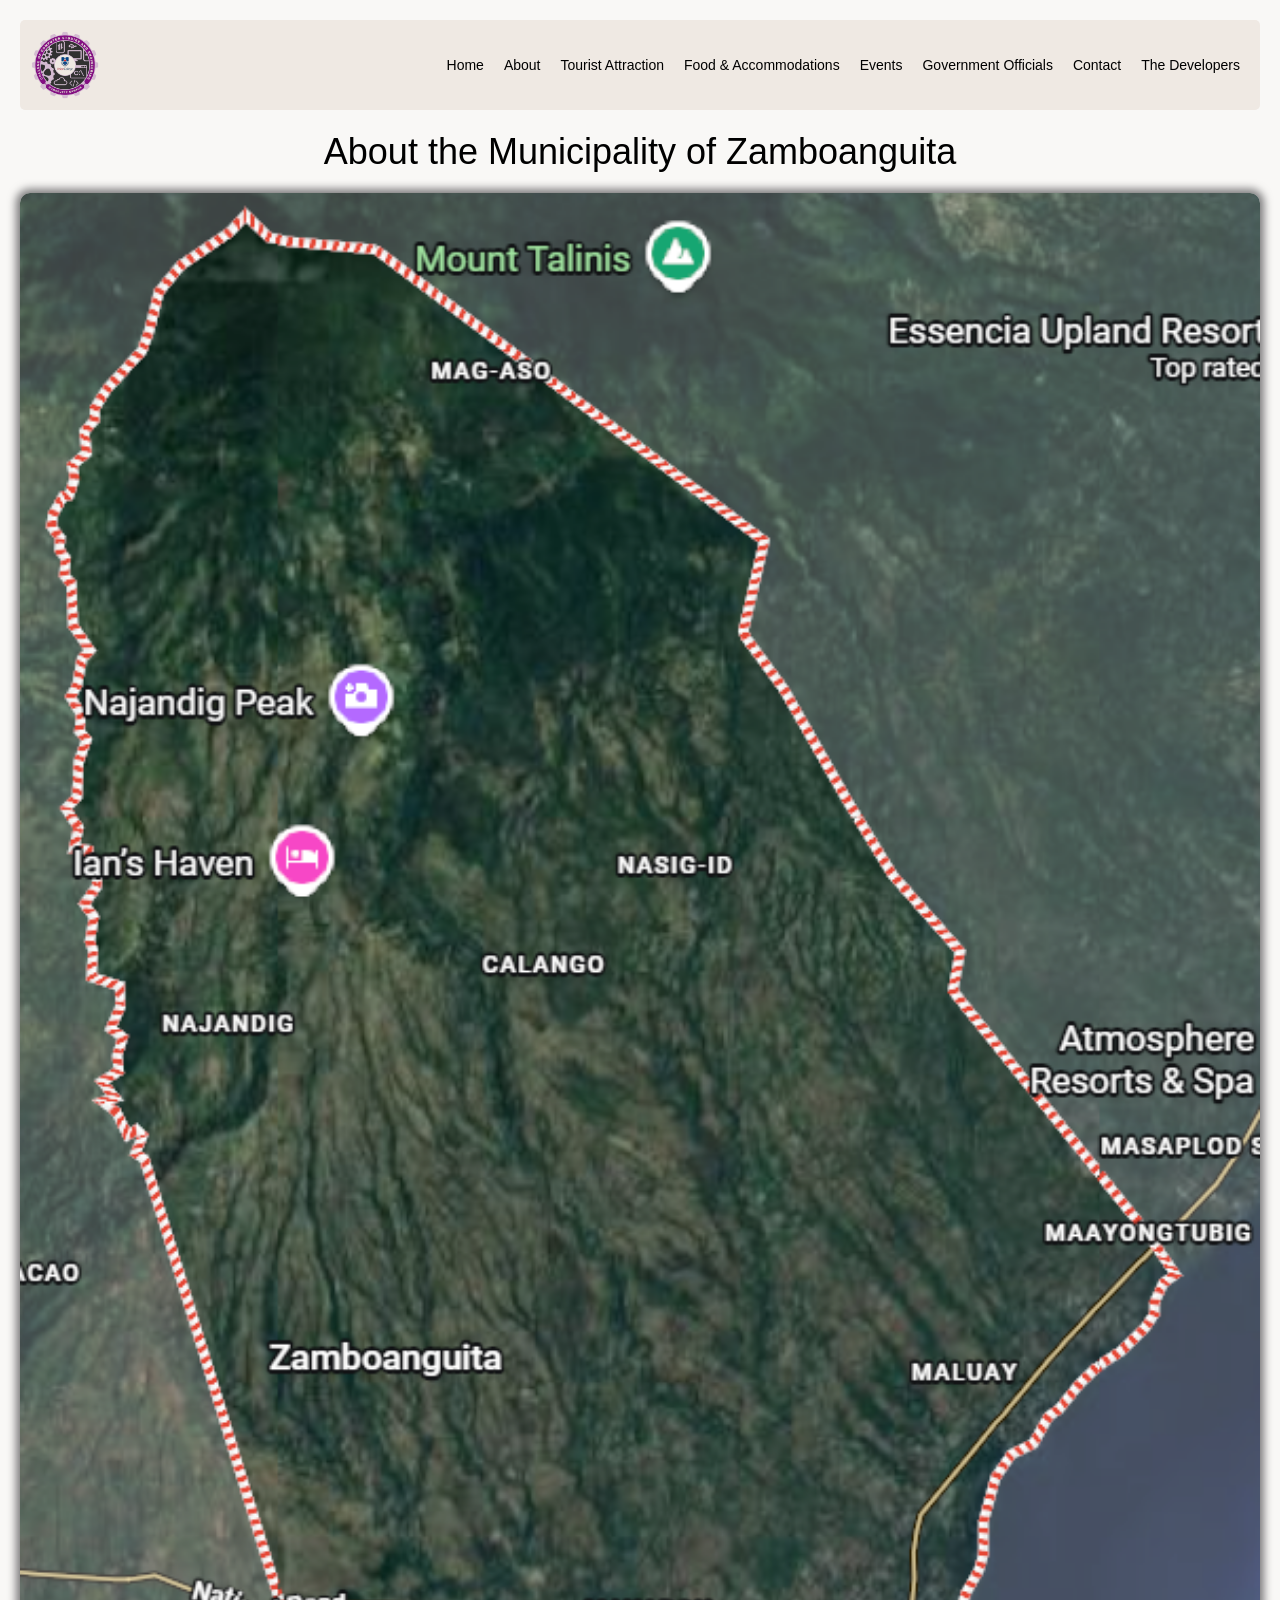
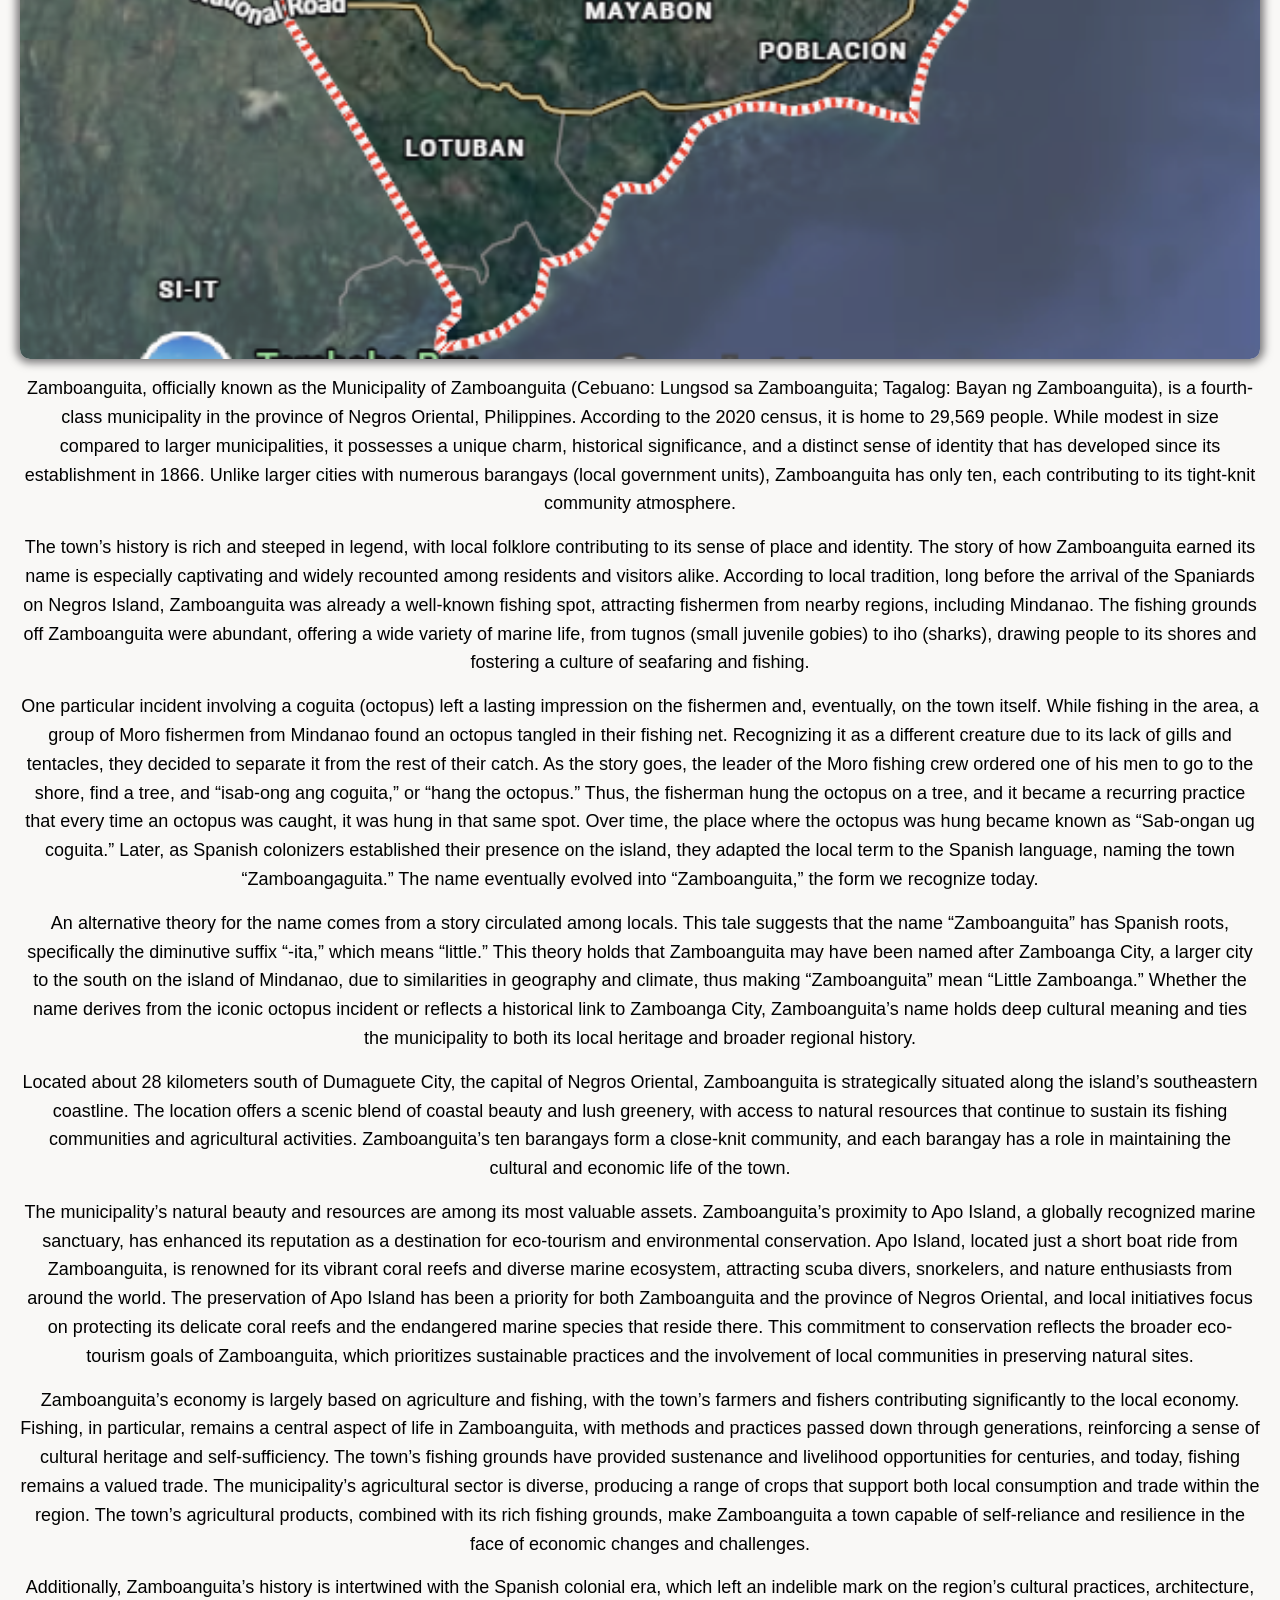
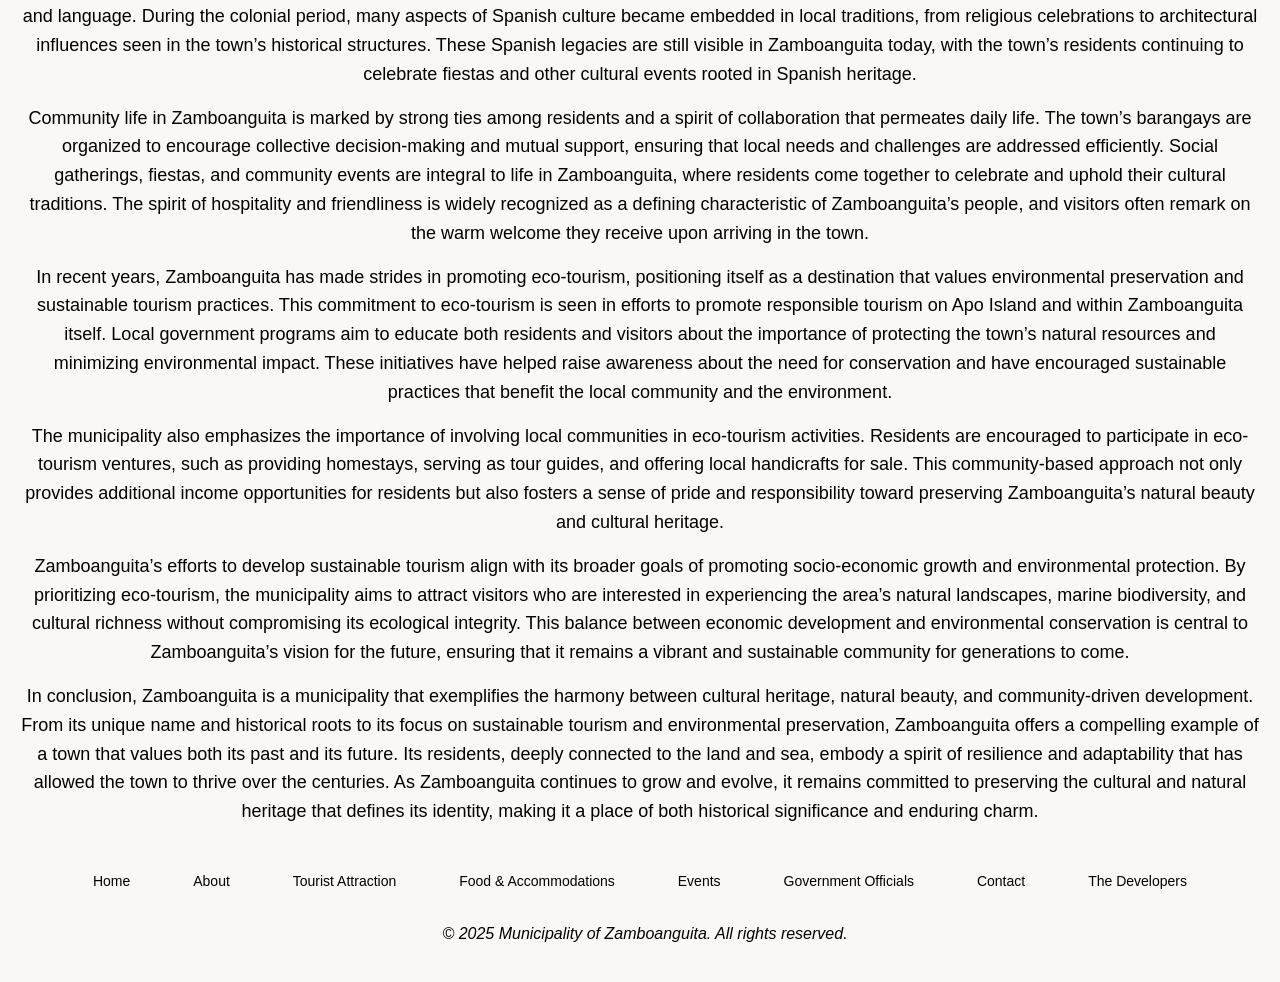
<file: tourism-zamboanguita-g3-2025/about.html>
<!DOCTYPE html>
<html lang="en">
<head>
    <meta charset="UTF-8">
    <meta name="viewport" content="width=device-width, initial-scale=1.0">
    <title>Municipality of Zamboanguita</title>
    <link href="https://cdn.jsdelivr.net/npm/bootstrap@5.3.0/dist/css/bootstrap.min.css" rel="stylesheet" integrity="sha384-9ndCyUaIbzAi2FUVXJi0CjmCapSmO7SnpJef0486qhLnuZ2cdeRhO02iuK6FUUVM" crossorigin="anonymous">
    <link rel="stylesheet" href="styles.css">
</head>
<body>
    <header>
        <a href="home.html" class="logo"> <img src="images/CSE_logo-removebg-preview.png" alt="CSE-logo"> </a>    </div>
        <nav>
            
            <a href="index.html">Home</a>
            <a href="about.html">About</a>
            <a href="tourist-attraction.html">Tourist Attraction</a>
            <a href="food-accommodations.html">Food & Accommodations</a>
            <a href="events.html">Events</a>
            <a href="government.html">Government Officials</a>
            <a href="contact.html">Contact</a>
            <a href="dev.html">The Developers</a>
        </nav>
    </header>
    <main>
        <section>
            <h1>About the Municipality of Zamboanguita</h1>
            <div><img src="images/Zamboanguita Map.png" class="img-fluid" alt="Zamboanguita Map"></div>
            <p>Zamboanguita, officially known as the Municipality of Zamboanguita (Cebuano: Lungsod sa Zamboanguita; Tagalog: Bayan ng Zamboanguita), is a fourth-class municipality in the province of Negros Oriental, Philippines. According to the 2020 census, it is home to 29,569 people. While modest in size compared to larger municipalities, it possesses a unique charm, historical significance, and a distinct sense of identity that has developed since its establishment in 1866. Unlike larger cities with numerous barangays (local government units), Zamboanguita has only ten, each contributing to its tight-knit community atmosphere.</p>
            <p>The town’s history is rich and steeped in legend, with local folklore contributing to its sense of place and identity. The story of how Zamboanguita earned its name is especially captivating and widely recounted among residents and visitors alike. According to local tradition, long before the arrival of the Spaniards on Negros Island, Zamboanguita was already a well-known fishing spot, attracting fishermen from nearby regions, including Mindanao. The fishing grounds off Zamboanguita were abundant, offering a wide variety of marine life, from tugnos (small juvenile gobies) to iho (sharks), drawing people to its shores and fostering a culture of seafaring and fishing.</p>
            <p>One particular incident involving a coguita (octopus) left a lasting impression on the fishermen and, eventually, on the town itself. While fishing in the area, a group of Moro fishermen from Mindanao found an octopus tangled in their fishing net. Recognizing it as a different creature due to its lack of gills and tentacles, they decided to separate it from the rest of their catch. As the story goes, the leader of the Moro fishing crew ordered one of his men to go to the shore, find a tree, and “isab-ong ang coguita,” or “hang the octopus.” Thus, the fisherman hung the octopus on a tree, and it became a recurring practice that every time an octopus was caught, it was hung in that same spot. Over time, the place where the octopus was hung became known as “Sab-ongan ug coguita.” Later, as Spanish colonizers established their presence on the island, they adapted the local term to the Spanish language, naming the town “Zamboangaguita.” The name eventually evolved into “Zamboanguita,” the form we recognize today.</p>
            <p>An alternative theory for the name comes from a story circulated among locals. This tale suggests that the name “Zamboanguita” has Spanish roots, specifically the diminutive suffix “-ita,” which means “little.” This theory holds that Zamboanguita may have been named after Zamboanga City, a larger city to the south on the island of Mindanao, due to similarities in geography and climate, thus making “Zamboanguita” mean “Little Zamboanga.” Whether the name derives from the iconic octopus incident or reflects a historical link to Zamboanga City, Zamboanguita’s name holds deep cultural meaning and ties the municipality to both its local heritage and broader regional history.</p>
            <p>Located about 28 kilometers south of Dumaguete City, the capital of Negros Oriental, Zamboanguita is strategically situated along the island’s southeastern coastline. The location offers a scenic blend of coastal beauty and lush greenery, with access to natural resources that continue to sustain its fishing communities and agricultural activities. Zamboanguita’s ten barangays form a close-knit community, and each barangay has a role in maintaining the cultural and economic life of the town.</p>
            <p>The municipality’s natural beauty and resources are among its most valuable assets. Zamboanguita’s proximity to Apo Island, a globally recognized marine sanctuary, has enhanced its reputation as a destination for eco-tourism and environmental conservation. Apo Island, located just a short boat ride from Zamboanguita, is renowned for its vibrant coral reefs and diverse marine ecosystem, attracting scuba divers, snorkelers, and nature enthusiasts from around the world. The preservation of Apo Island has been a priority for both Zamboanguita and the province of Negros Oriental, and local initiatives focus on protecting its delicate coral reefs and the endangered marine species that reside there. This commitment to conservation reflects the broader eco-tourism goals of Zamboanguita, which prioritizes sustainable practices and the involvement of local communities in preserving natural sites.</p>
            <p>Zamboanguita’s economy is largely based on agriculture and fishing, with the town’s farmers and fishers contributing significantly to the local economy. Fishing, in particular, remains a central aspect of life in Zamboanguita, with methods and practices passed down through generations, reinforcing a sense of cultural heritage and self-sufficiency. The town’s fishing grounds have provided sustenance and livelihood opportunities for centuries, and today, fishing remains a valued trade. The municipality’s agricultural sector is diverse, producing a range of crops that support both local consumption and trade within the region. The town’s agricultural products, combined with its rich fishing grounds, make Zamboanguita a town capable of self-reliance and resilience in the face of economic changes and challenges.</p>
            <p>Additionally, Zamboanguita’s history is intertwined with the Spanish colonial era, which left an indelible mark on the region’s cultural practices, architecture, and language. During the colonial period, many aspects of Spanish culture became embedded in local traditions, from religious celebrations to architectural influences seen in the town’s historical structures. These Spanish legacies are still visible in Zamboanguita today, with the town’s residents continuing to celebrate fiestas and other cultural events rooted in Spanish heritage.</p>
            <p>Community life in Zamboanguita is marked by strong ties among residents and a spirit of collaboration that permeates daily life. The town’s barangays are organized to encourage collective decision-making and mutual support, ensuring that local needs and challenges are addressed efficiently. Social gatherings, fiestas, and community events are integral to life in Zamboanguita, where residents come together to celebrate and uphold their cultural traditions. The spirit of hospitality and friendliness is widely recognized as a defining characteristic of Zamboanguita’s people, and visitors often remark on the warm welcome they receive upon arriving in the town.</p>
            <p>In recent years, Zamboanguita has made strides in promoting eco-tourism, positioning itself as a destination that values environmental preservation and sustainable tourism practices. This commitment to eco-tourism is seen in efforts to promote responsible tourism on Apo Island and within Zamboanguita itself. Local government programs aim to educate both residents and visitors about the importance of protecting the town’s natural resources and minimizing environmental impact. These initiatives have helped raise awareness about the need for conservation and have encouraged sustainable practices that benefit the local community and the environment.</p>
            <p>The municipality also emphasizes the importance of involving local communities in eco-tourism activities. Residents are encouraged to participate in eco-tourism ventures, such as providing homestays, serving as tour guides, and offering local handicrafts for sale. This community-based approach not only provides additional income opportunities for residents but also fosters a sense of pride and responsibility toward preserving Zamboanguita’s natural beauty and cultural heritage.</p>
            <p>Zamboanguita’s efforts to develop sustainable tourism align with its broader goals of promoting socio-economic growth and environmental protection. By prioritizing eco-tourism, the municipality aims to attract visitors who are interested in experiencing the area’s natural landscapes, marine biodiversity, and cultural richness without compromising its ecological integrity. This balance between economic development and environmental conservation is central to Zamboanguita’s vision for the future, ensuring that it remains a vibrant and sustainable community for generations to come.</p>
            <p>In conclusion, Zamboanguita is a municipality that exemplifies the harmony between cultural heritage, natural beauty, and community-driven development. From its unique name and historical roots to its focus on sustainable tourism and environmental preservation, Zamboanguita offers a compelling example of a town that values both its past and its future. Its residents, deeply connected to the land and sea, embody a spirit of resilience and adaptability that has allowed the town to thrive over the centuries. As Zamboanguita continues to grow and evolve, it remains committed to preserving the cultural and natural heritage that defines its identity, making it a place of both historical significance and enduring charm.</p>
        </section>
    </main>
    <footer>
        <nav>
                <a href="home.html">Home</a>
                <a href="about.html">About</a>
                <a href="tourist-attraction.html">Tourist Attraction</a>
                <a href="food-accommodations.html">Food & Accommodations</a>
                <a href="events.html">Events</a>
                <a href="government.html">Government Officials</a>
                <a href="contact.html">Contact</a>
                <a href="dev.html">The Developers</a>
            </nav>
        <blockquote>&copy; 2025 Municipality of Zamboanguita. All rights reserved.</blockquote>
    </footer>
  
</body>
</html>
</file>
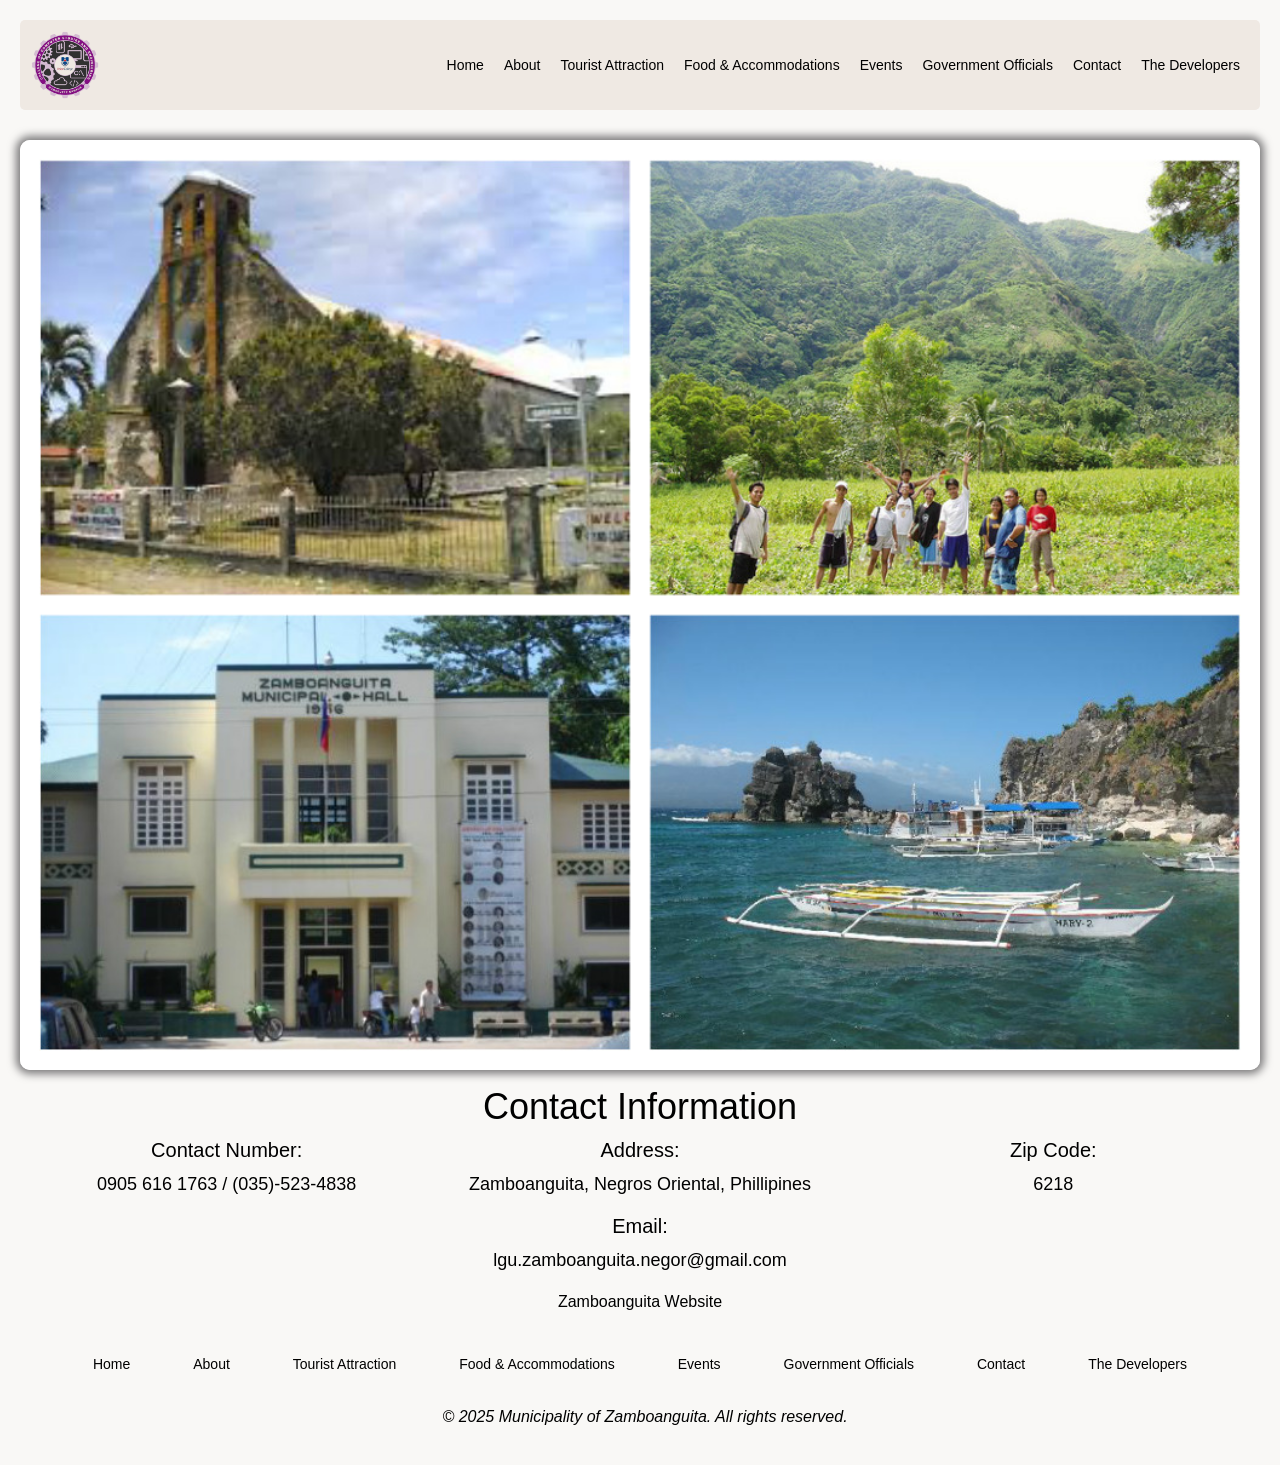
<file: tourism-zamboanguita-g3-2025/contact.html>
<!DOCTYPE html>
<html lang="en">
<head>
    <meta charset="UTF-8">
    <meta name="viewport" content="width=device-width, initial-scale=1.0">
    <title>Municipality of Zamboanguita</title>
    <link href="https://cdn.jsdelivr.net/npm/bootstrap@5.3.0/dist/css/bootstrap.min.css" rel="stylesheet" integrity="sha384-9ndCyUaIbzAi2FUVXJi0CjmCapSmO7SnpJef0486qhLnuZ2cdeRhO02iuK6FUUVM" crossorigin="anonymous">
    <link rel="stylesheet" href="styles.css">
</head>
<body>
    <header>
        <a href="home.html" class="logo"> <img src="images/CSE_logo-removebg-preview.png" alt="CSE-logo"> </a>    </div>
        <nav>
            
            <a href="index.html">Home</a>
            <a href="about.html">About</a>
            <a href="tourist-attraction.html">Tourist Attraction</a>
            <a href="food-accommodations.html">Food & Accommodations</a>
            <a href="events.html">Events</a>
            <a href="government.html">Government Officials</a>
            <a href="contact.html">Contact</a>
            <a href="dev.html">The Developers</a>
        </nav>
    </header>

    <main>
        <section>
            <img src="images/Zamboanguita.jpg" alt="">
            <div>
                <h1>Contact Information</h1>
                <div class="row">
                    <div class="col">
                    <h5>Contact Number:</h5>
                    <p>0905 616 1763 / (035)-523-4838</p>
                    </div>
                    <div class="col">
                    <h5>Address:</h5>
                    <p>Zamboanguita, Negros Oriental, Phillipines</p>
                    </div>
                    <div class="col">
                    <h5>Zip Code:</h5>
                    <p>6218</p>
                    </div>
            </div>
            <div class="row">
                    <div class="col">
                    <h5>Email:</h5>
                    <p> lgu.zamboanguita.negor@gmail.com</p>
                    </div>
            </div>
            <a class="web" href="https://zamboanguita.gov.ph/">Zamboanguita Website</a>
            </div>
        </section>
    </main>

    <footer>
        <nav>
                <a href="home.html">Home</a>
                <a href="about.html">About</a>
                <a href="tourist-attraction.html">Tourist Attraction</a>
                <a href="food-accommodations.html">Food & Accommodations</a>
                <a href="events.html">Events</a>
                <a href="government.html">Government Officials</a>
                <a href="contact.html">Contact</a>
                <a href="dev.html">The Developers</a>
            </nav>
        <blockquote>&copy; 2025 Municipality of Zamboanguita. All rights reserved.</blockquote>
    </footer>
</body>
</html>
</file>
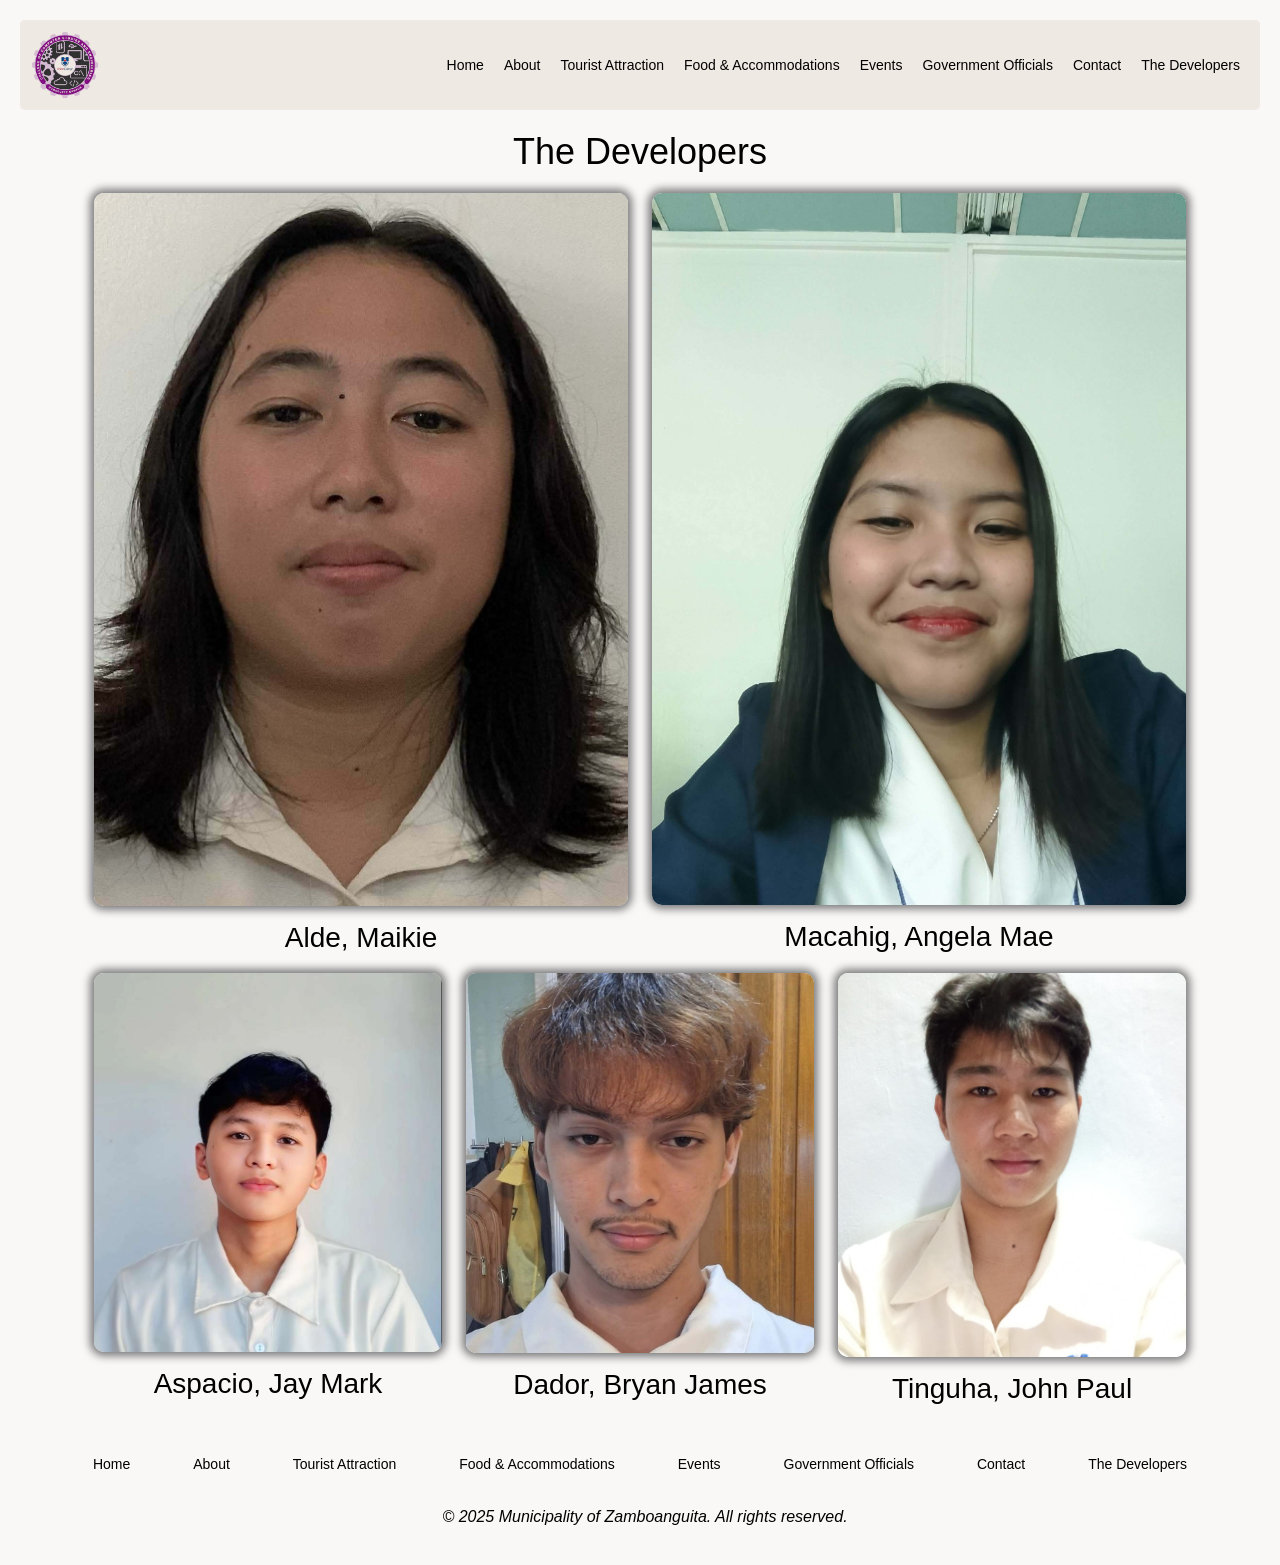
<file: tourism-zamboanguita-g3-2025/dev.html>
<!DOCTYPE html>
<html lang="en">
<head>
    <meta charset="UTF-8">
    <meta name="viewport" content="width=device-width, initial-scale=1.0">
    <title>Municipality of Zamboanguita</title>
    <link href="https://cdn.jsdelivr.net/npm/bootstrap@5.3.0/dist/css/bootstrap.min.css" rel="stylesheet" integrity="sha384-9ndCyUaIbzAi2FUVXJi0CjmCapSmO7SnpJef0486qhLnuZ2cdeRhO02iuK6FUUVM" crossorigin="anonymous">
    <link rel="stylesheet" href="styles.css">
</head>
<body>
    <header>
        <a href="home.html" class="logo"> <img src="images/CSE_logo-removebg-preview.png" alt="CSE-logo"> </a>    </div>
        <nav>
            
            <a href="index.html">Home</a>
            <a href="about.html">About</a>
            <a href="tourist-attraction.html">Tourist Attraction</a>
            <a href="food-accommodations.html">Food & Accommodations</a>
            <a href="events.html">Events</a>
            <a href="government.html">Government Officials</a>
            <a href="contact.html">Contact</a>
            <a href="dev.html">The Developers</a>
        </nav>
    </header>

    <main>
       <section>
            <h1>The Developers</h1>
            <div class="container text-center">
                <div class="row">
                    <div class="col">
                    <img src="images/Maikie.jpg" alt="">
                    <h3>Alde, Maikie</h3>
                    </div>
                    <div class="col">
                    <img src="images/Angela.jpg" alt="">
                    <h3>Macahig, Angela Mae</h3>
                    </div>
                </div>
                <div class="row">
                    <div class="col">
                    <img src="images/Jaymark.jpg" alt="">
                    <h3>Aspacio, Jay Mark</h3>
                    </div>
                    <div class="col">
                    <img src="images/Bryan.jpg" alt="">
                    <h3>Dador, Bryan James</h3>
                    </div>
                    <div class="col">
                    <img src="images/School Picture.jpg" alt="">
                    <h3>Tinguha, John Paul</h3>
                    </div>
                </div>
            </div>
       </section>
    </main>

    <footer>
        <nav>
                <a href="home.html">Home</a>
                <a href="about.html">About</a>
                <a href="tourist-attraction.html">Tourist Attraction</a>
                <a href="food-accommodations.html">Food & Accommodations</a>
                <a href="events.html">Events</a>
                <a href="government.html">Government Officials</a>
                <a href="contact.html">Contact</a>
                <a href="dev.html">The Developers</a>
            </nav>
        <blockquote>&copy; 2025 Municipality of Zamboanguita. All rights reserved.</blockquote>
    </footer>
</body>
</html>
</file>
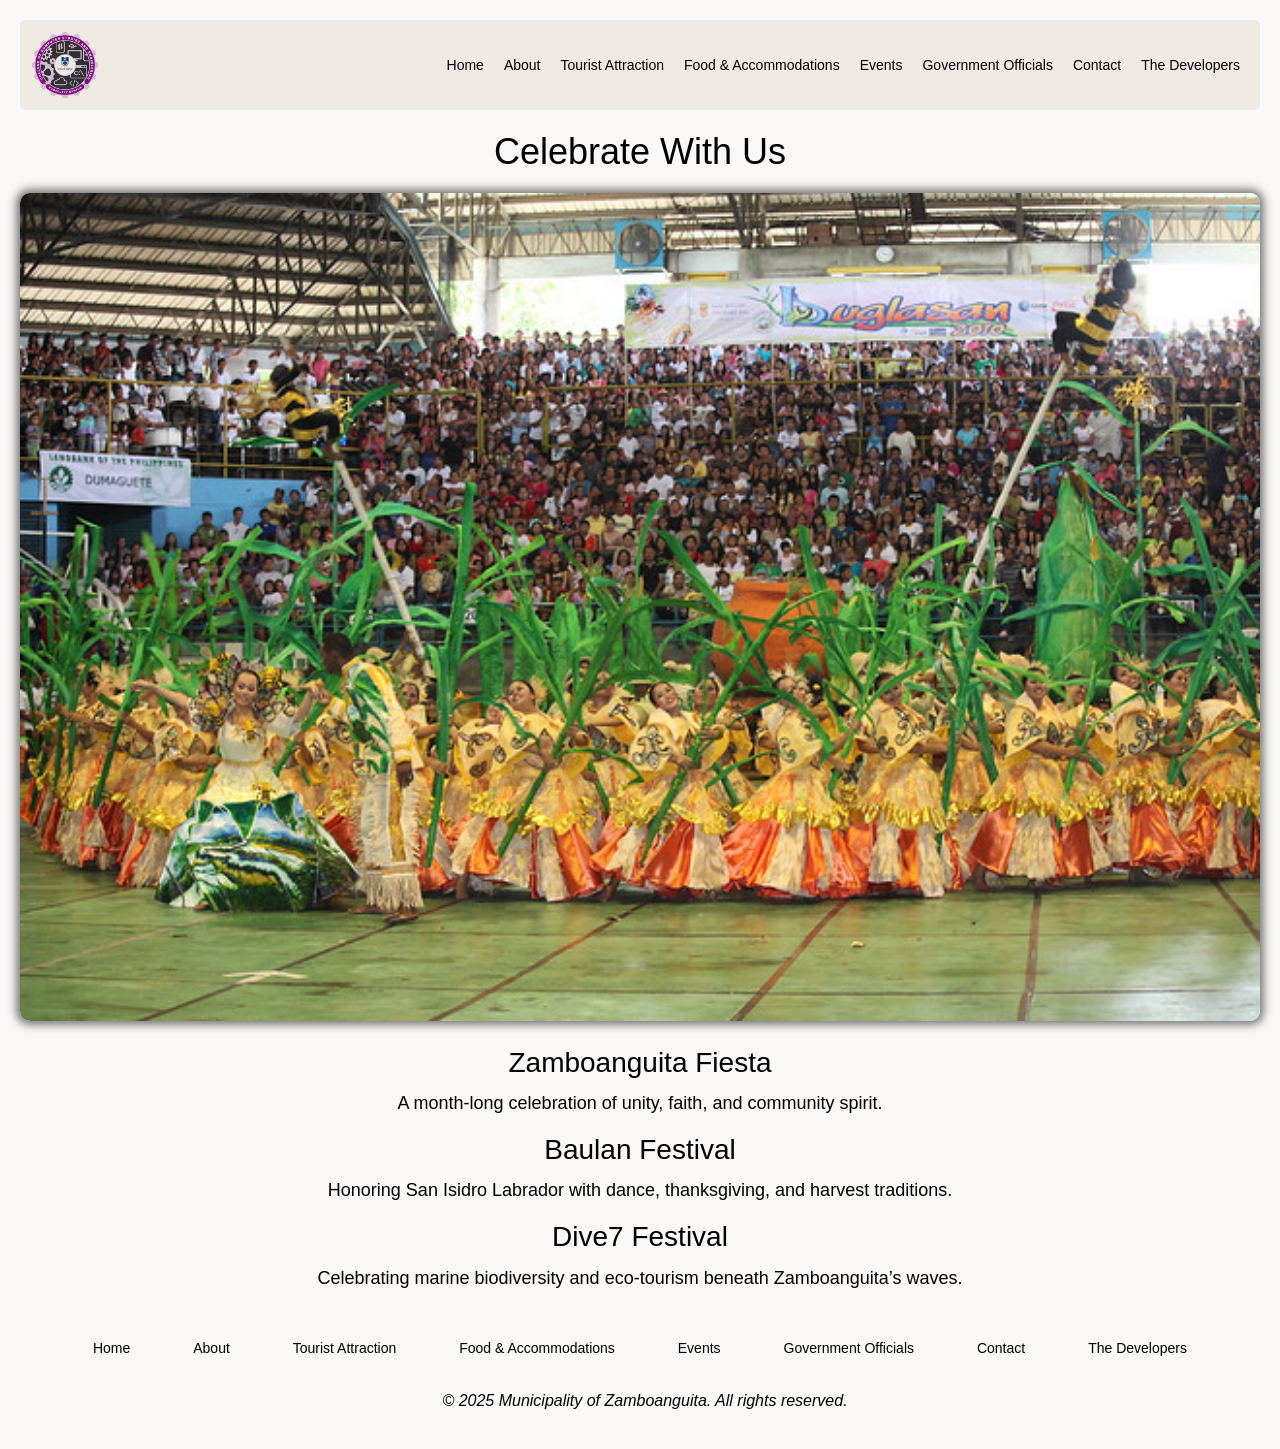
<file: tourism-zamboanguita-g3-2025/events.html>
<!DOCTYPE html>
<html lang="en">
<head>
    <meta charset="UTF-8">
    <meta name="viewport" content="width=device-width, initial-scale=1.0">
    <title>Municipality of Zamboanguita</title>
    <link href="https://cdn.jsdelivr.net/npm/bootstrap@5.3.0/dist/css/bootstrap.min.css" rel="stylesheet" integrity="sha384-9ndCyUaIbzAi2FUVXJi0CjmCapSmO7SnpJef0486qhLnuZ2cdeRhO02iuK6FUUVM" crossorigin="anonymous">
    <link rel="stylesheet" href="styles.css">
</head>
<body>
    <header>
        <a href="home.html" class="logo"> <img src="images/CSE_logo-removebg-preview.png" alt="CSE-logo"> </a>    </div>
        <nav>
            
            <a href="index.html">Home</a>
            <a href="about.html">About</a>
            <a href="tourist-attraction.html">Tourist Attraction</a>
            <a href="food-accommodations.html">Food & Accommodations</a>
            <a href="events.html">Events</a>
            <a href="government.html">Government Officials</a>
            <a href="contact.html">Contact</a>
            <a href="dev.html">The Developers</a>
        </nav>
    </header>

    <main>
        <section>
            <h1>Celebrate With Us</h1>
            <img src="images/Baulan.jpg" alt="">
        </section>
        
        <h2>Zamboanguita Fiesta</h2>
        <p>A month-long celebration of unity, faith, and community spirit.</p>

        <h2>Baulan Festival</h2>
        <p >Honoring San Isidro Labrador with dance, thanksgiving, and harvest traditions.</p>
        
        <h2>Dive7 Festival</h2>
        <p>Celebrating marine biodiversity and eco-tourism beneath Zamboanguita’s waves.</p>

    </main>

    <footer>
        <nav>
                <a href="home.html">Home</a>
                <a href="about.html">About</a>
                <a href="tourist-attraction.html">Tourist Attraction</a>
                <a href="food-accommodations.html">Food & Accommodations</a>
                <a href="events.html">Events</a>
                <a href="government.html">Government Officials</a>
                <a href="contact.html">Contact</a>
                <a href="dev.html">The Developers</a>
            </nav>
        <blockquote>&copy; 2025 Municipality of Zamboanguita. All rights reserved.</blockquote>
    </footer>
</body>
</html>
</file>
<file: bookly/style.css>
.banner-container {
  position: relative;
}

.banner-overlay {
  position: absolute;
  top: 50%;
  left: 50%;
  transform: translate(-50%, -50%);
  width: 90%;
  max-width: 900px;
   
}

.btn{
    background-color:  #f86d72;
}

.section-header {
            display: flex;
            justify-content: space-between;
            align-items: center;
            margin-bottom: 2rem;
            

        }
.book-card {
  display: flex;
  flex-direction: column; 
  align-items: center;   
  border: 1px solid #f0f0f0;
  border-radius: 10px;
  background-color: #fff;
  transition: all 0.3s ease;
  width: 250px;
  padding: 1rem;
}

.book-card img {
  width: 100%;
  border-radius: 10px;
  object-fit: cover;
  aspect-ratio: 2 / 3;
  margin-bottom: 1rem;
}

.book-card .card-body {
  text-align: left;  
  width: 100%;      
}

.header-text{
  font-size: 60px;
}

.p-head{
  font-size: 30px;
}

.list-card {
  border-radius: 10px;
}

.list-card hr {
            color: #f0f0f0;
}

  
.list-card hr:last-of-type {
  display: none;
}

.list-item {
  display: flex;
  align-items: center;
  padding: 0.75rem 0;
}

 .list-item img {
    width: 60px;
    height: auto;
    border-radius: 4px;
    margin-right: 1.25rem; 
    flex-shrink: 0; 
  }

.list-item-info .title {
  font-weight: 600;
  font-size: 1.1rem;
  margin-bottom: 0.1rem;
  color: var(--text-dark);
}

.list-item-info .author {
  font-size: 0.9rem;
  color: var(--text-light);
  margin-bottom: 0.25rem;
}

.list-item-info .price {
  font-weight: 700;
  font-size: 1.1rem;
  color: var(--primary-color);
}

.category-card {
  position: relative;
  overflow: hidden;
  border-radius: 10px;
}

.category-card .category-name {
    position: absolute;
    bottom: 0;
    left: 0;
    width: auto;  
    color: white;
    align-items: start;
    font-weight: 600;
    bottom: 15px;
    left: 15px; 
}

.list{
  text-decoration: none;
}
    
.list {
  list-style: none;  
  padding-left: 0;
}

.list a {
  text-decoration: none;
  color: inherit;      
}
</file>
<file: prelim/style.css>
/* Navigation bar */
.navbar {
    background: #222;
    color: white;
    display: flex;
    justify-content: space-between;
    padding: 15px, 40px;
    align-items: center;

}
.navbar ul {
  list-style: none;
  display: flex;
  margin: 0;
  padding: 0;
}
.navbar li {
  margin-left: 20px;
}
.navbar a {
  color: white;
  text-decoration: none;
}
.navbar .active {
  background: green;
  padding: 5px 10px;
  border-radius: 5px;
}

/* Hero section */
.hero {
  display: flex;
  background: #f4f4f4;
}
.hero img {
  width: 70%;
}
.account-form {
  background: #eee;
  padding: 20px;
  width: 30%;
}
.account-form input {
  width: 100%;
  margin-bottom: 10px;
  padding: 8px;
}
.account-form button {
  background: green;
  color: white;
  border: none;
  padding: 10px;
  width: 100%;
}

.choose {
    text-align: center;
    padding: 40px;
}
.cards {
    display: flex;
    justify-content: center;
    gap: 20px;
    margin-top: 20px;
}
.card {
    border: 1px solid #ccc;
    width: 250px;
}
.card img {
    width: 100%;
}
.card p {
    padding: 10px;
}

.membership {
    display: flex;
    justify-content: space-between;
    padding: 40px;
    background: #f0f0f0;
    align-items: center;
}
.membership img {
  width: 50%;
}
.membership-text {
    width: 50%;
    padding-right: 20px;
}
.membership button {
    background: orange;
    border: none;
    padding: 10px 20px;
    color: white;
}


footer {
    background: #f9f9f9;
    padding: 20px 40px;
    display: flex;
    justify-content: space-between;
    font-size: 14px;
}
.links {
    display: flex;
    gap: 40px;
}
footer ul {
    list-style: none;
    padding: 0;
}
footer li {
    margin-bottom: 5px;
}
</file>
<file: tourism-zamboanguita-g3-2025/styles.css>
* {
    margin: 0;
    box-sizing: border-box;
}
body {
    font-family: "Segoe UI", Tahoma, Geneva, Verdana, sans-serif;
    color: black;
    background-color: #F9F8F6;
    text-align: center;
    padding: 20px;
}
header {
    display: flex;
    justify-content: space-between;
    align-content: flex-end;
    align-items: center;
    background-color: #EFE9E3;
    padding: 10px;
    border-radius: 5px;
    gap: 10px;
}
header .logo img {
    width: auto;
    height: 70px;
}
header nav {
    display: flex;
    flex-wrap: wrap;
    cursor: pointer;
    border-color: #DDDAD0;
    transition: all 0.3s smooth;
}
header nav a:hover {
    padding: 10px;
    border-radius: 3px;
    box-shadow: rgb(139, 132, 139) 0px 0px 4px 2px;
    color: #000000;
    transform: scale(1.05);
}

nav a {
    text-decoration: none;
    color: black;
    font-weight: 500;
    font-size: 14px;
    gap: 20px;
    padding: 10px;
}
section {
    width: 100%;
    margin-top: 20px;
    margin-bottom: 10px;
}

div .row {
    margin: 0;
    padding: 0;
    width: 100%;
}
h1 {
    font-size: 36px;
    margin-bottom: 10px;
    color: var(--text-primary);
}
h2 {
    font-size: 28px;
    margin-bottom: 10px;
    color: var(--text-primary);
}
h4 {
    text-align: center;
}
p {
    font-size: 18px;
    margin-bottom: 15px;
    color: black;
    line-height: 1.6;
    text-align: center;
}
section img {
    margin-top: 10px;
    margin-bottom: 15px;
    border-radius: 10px;
    width: 100%;
    max-width: 100%;
    height: auto;
    box-shadow: rgb(123, 122, 123) 0px 0px 8px 4px;
}
button {
    background-color: var(--button);
    color: #ffffff;
    border: none;
    padding: 10px 20px;
    font-size: 16px;
    border-radius: 5px;
    cursor: pointer;
    box-shadow: rgb(70, 67, 70) 0px 0px 4px 2px;
    transition: all 0.3s ease;
}
button:hover {
    background-color: var(--button-hover);
    transform: scale(1.05);
    box-shadow: rgb(58, 57, 58) 0px 0px 6px 3px;
}
button a {
    font-weight: 500;
    text-decoration: none;
    color: #000000;
}

.web {
    text-decoration: none;
    color: #000000;
}
.web:hover {
    padding: 10px;
    border-radius: 3px;
    box-shadow: rgb(139, 132, 139) 0px 0px 4px 2px;
    color: #000000;
    transform: scale(1.05);
}
footer nav {
    display: flex;
    text-align: center;
    justify-content: space-evenly;
    padding: 20px;
    font-size: 14px;
    color: var(--text-secondary);
}

blockquote {
    border-left: 4px solid var(--button);
    padding-left: 10px;
    font-style: italic;
    color: var(--text-secondary);
}
</file>
<file: week 3/styles.css>
body {
    background-color: #16365d;
}

.head1{
    text-align: right;
    color: white;
}
p {
    color:red;
    color:white;
    color:blueviolet;
    color:white;
    color:white
}
p{
    color: white;
}
</file>
<file: week 4/styles.css>
*{
    margin: 0;
    padding: 0;
}

.box{
    background-color: peru;
    width: 100%;
    height: 100px;
}
.box1{
    background-color: rgb(241, 89, 89);
    width: 33.33%;
    height: 100px;
}
.box2{
    background-color: coral;
    width: 33.33%;
    height: 100px;
}
.box3{
    background-color: rgb(252, 197, 95);
    width: 33.33%;
    height: 100px;
}
.cointainer{
    display: flex;;
}
.box4{
    background-color: lightsalmon;
    width: 35%;
    height: 100px;
}
.box5{
    background-color: rgb(235, 89, 89);
    width: 70%;
    height: 100px;
}
.container2{
    display: flex;
}
.box6{
    background-color: rgb(233, 97, 82);
    width: 35%;
    height: 100px;
}
.box8{
    background-color: rgb(235, 176, 125);
    width: 70%;
    height: 100px;
}
.container3{
    display: flex;
}
.box7{
    background-color: rgb(248, 219, 172);
    width: 35%;
    height: 100px;
}
.container4{
    display: flex;
}
.container{
    display: flex;
}
</file>
<file: week 3/activity/style.css>
body {
    background-color: #16365d;
}

.head1{
    text-align: right;
    color: white;
}
p {
    color:red;
    color:white;
    color:blueviolet;
    color:white;
    color:white
}
.head2 {
    text-align: center;
    color: red;
}
.head3 {
    text-align: left;
    color: white;
    background-color: black;
    font-size: 30px;
}
.head4 {
    text-align: left;
    color: lightgreen;
}
p {
    color: white;
}
</file>
<file: week 4/activity/styles.css>
*{
    margin: 0;
    padding: 0;
}

.box{
    background-color: peru;
    width: 100%;
    height: 100px;
}
.box1{
    background-color: rgb(241, 89, 89);
    width: 33.33%;
    height: 100px;
}
.box2{
    background-color: coral;
    width: 33.33%;
    height: 100px;
}
.box3{
    background-color: rgb(252, 197, 95);
    width: 33.33%;
    height: 100px;
}
.cointainer{
    display: flex;;
}
.box4{
    background-color: lightsalmon;
    width: 35%;
    height: 100px;
}
.box5{
    background-color: rgb(235, 89, 89);
    width: 70%;
    height: 100px;
}
.container2{
    display: flex;
}
.box6{
    background-color: rgb(233, 97, 82);
    width: 35%;
    height: 100px;
}
.box8{
    background-color: rgb(235, 176, 125);
    width: 70%;
    height: 100px;
}
.container3{
    display: flex;
}
.box7{
    background-color: rgb(248, 219, 172);
    width: 35%;
    height: 100px;
}
.container4{
    display: flex;
}
.container{
    display: flex;
}
</file>
